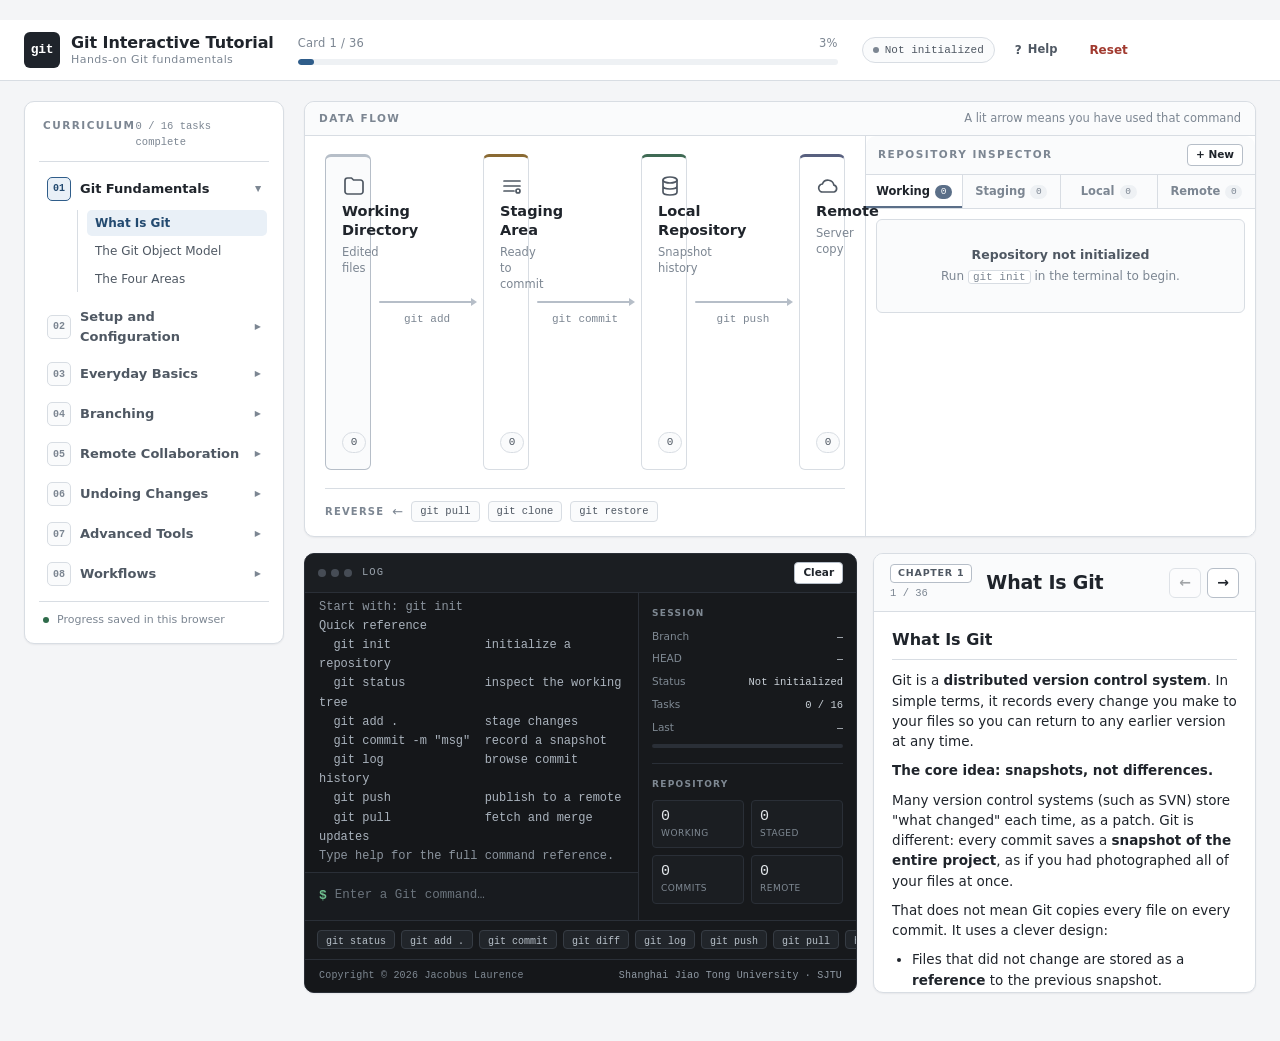
<file: index.html>
<!DOCTYPE html>
<html lang="en">
<head>
  <meta charset="UTF-8">
  <meta name="viewport" content="width=device-width, initial-scale=1.0">
  <meta name="color-scheme" content="light">
  <title>Git Interactive Tutorial</title>
  <link rel="stylesheet" href="css/style.css">
</head>
<body>
  <div class="page">
    <!-- ============ Top bar ============ -->
    <header class="topbar">
      <a class="brand" href="#" id="brand-home" aria-label="Go to the first card">
        <span class="brand-mark">git</span>
        <span class="brand-text">
          <strong>Git Interactive Tutorial</strong>
          <small>Hands-on Git fundamentals</small>
        </span>
      </a>

      <div class="progress-block">
        <div class="progress-meta">
          <span id="progress-label">Card 1 / 36</span>
          <span id="progress-percent">3%</span>
        </div>
        <div class="progress-track" aria-hidden="true">
          <div class="progress-fill" id="progress-fill"></div>
        </div>
      </div>

      <div class="top-actions">
        <span class="status-chip" id="status-chip">Not initialized</span>
        <button type="button" class="btn btn-ghost" id="btn-help" title="Help and command reference">
          <span aria-hidden="true">?</span><span class="btn-text">Help</span>
        </button>
        <button type="button" class="btn btn-ghost btn-danger" id="btn-reset" title="Clear all practice data">
          Reset
        </button>
      </div>
    </header>

    <!-- ============ Main ============ -->
    <div class="layout">
      <!-- Left: curriculum -->
      <aside class="sidebar" aria-label="Curriculum">
        <div class="sidebar-head">
          <span class="kicker">Curriculum</span>
          <span class="sidebar-count" id="sidebar-count">0 / 16</span>
        </div>
        <nav class="chapter-nav" id="chapter-nav"></nav>
        <div class="sidebar-foot">
          <span class="dot" aria-hidden="true"></span>
          <span>Progress saved in this browser</span>
        </div>
      </aside>

      <!-- Right: workspace -->
      <main class="workspace">
        <!-- Enlarged data flow with the embedded repository inspector -->
        <section class="card flow-card" aria-label="Git data flow and repository inspector">
          <div class="panel-head">
            <span class="kicker">Data flow</span>
            <span class="panel-hint">A lit arrow means you have used that command</span>
          </div>

          <div class="flow-layout">
            <div class="flow-main">
              <div class="flow" id="flow">
                <div class="flow-node node-working" data-zone="working">
                  <span class="node-icon" aria-hidden="true">
                    <svg viewBox="0 0 24 24"><path d="M3 6.5A2.5 2.5 0 0 1 5.5 4h4l2 2h7A2.5 2.5 0 0 1 21 8.5v9A2.5 2.5 0 0 1 18.5 20h-13A2.5 2.5 0 0 1 3 17.5z"/></svg>
                  </span>
                  <span class="node-name">Working Directory</span>
                  <span class="node-desc">Edited files</span>
                  <span class="node-count" id="count-working">0</span>
                </div>

                <div class="flow-link" data-arrow="add">
                  <span class="flow-line" aria-hidden="true"></span>
                  <span class="flow-label">git add</span>
                </div>

                <div class="flow-node node-staging" data-zone="staging">
                  <span class="node-icon" aria-hidden="true">
                    <svg viewBox="0 0 24 24"><path d="M4 7h16M4 12h16M4 17h10"/><circle cx="18" cy="17" r="2"/></svg>
                  </span>
                  <span class="node-name">Staging Area</span>
                  <span class="node-desc">Ready to commit</span>
                  <span class="node-count" id="count-staging">0</span>
                </div>

                <div class="flow-link" data-arrow="commit">
                  <span class="flow-line" aria-hidden="true"></span>
                  <span class="flow-label">git commit</span>
                </div>

                <div class="flow-node node-local" data-zone="local">
                  <span class="node-icon" aria-hidden="true">
                    <svg viewBox="0 0 24 24"><ellipse cx="12" cy="6" rx="7" ry="3"/><path d="M5 6v6c0 1.7 3.1 3 7 3s7-1.3 7-3V6M5 12v6c0 1.7 3.1 3 7 3s7-1.3 7-3v-6"/></svg>
                  </span>
                  <span class="node-name">Local Repository</span>
                  <span class="node-desc">Snapshot history</span>
                  <span class="node-count" id="count-local">0</span>
                </div>

                <div class="flow-link" data-arrow="push">
                  <span class="flow-line" aria-hidden="true"></span>
                  <span class="flow-label">git push</span>
                </div>

                <div class="flow-node node-remote" data-zone="remote">
                  <span class="node-icon" aria-hidden="true">
                    <svg viewBox="0 0 24 24"><path d="M7 18a4 4 0 0 1-.6-8 6 6 0 0 1 11.5 1.2A3.5 3.5 0 0 1 18 18z"/></svg>
                  </span>
                  <span class="node-name">Remote</span>
                  <span class="node-desc">Server copy</span>
                  <span class="node-count" id="count-remote">0</span>
                </div>
              </div>

              <div class="flow-return">
                <span class="return-note">Reverse</span>
                <span class="return-arrow" aria-hidden="true">←</span>
                <span class="return-chip" data-arrow="pull">git pull</span>
                <span class="return-chip" data-arrow="clone">git clone</span>
                <span class="return-chip" data-arrow="restore">git restore</span>
              </div>
            </div>

            <section class="inspector-card" aria-label="Repository inspector">
              <div class="inspector-head">
                <span class="kicker">Repository inspector</span>
                <button type="button" class="btn btn-mini" id="btn-new-file" title="Create a file in the working directory">
                  + New
                </button>
              </div>
              <div class="inspector-tabs" id="inspector-tabs" role="tablist">
                <button type="button" class="tab tab-working is-active" data-tab="working" role="tab">Working<span class="tab-count" id="tab-count-working">0</span></button>
                <button type="button" class="tab tab-staging" data-tab="staging" role="tab">Staging<span class="tab-count" id="tab-count-staging">0</span></button>
                <button type="button" class="tab tab-local" data-tab="local" role="tab">Local<span class="tab-count" id="tab-count-local">0</span></button>
                <button type="button" class="tab tab-remote" data-tab="remote" role="tab">Remote<span class="tab-count" id="tab-count-remote">0</span></button>
              </div>
              <div class="inspector-selection" id="inspector-selection" hidden>
                <span class="inspector-selection-label">File</span>
                <span class="inspector-selection-name" id="inspector-selection-name"></span>
                <span class="inspector-selection-zone" id="inspector-selection-zone"></span>
              </div>
              <div class="inspector-body" id="inspector-body" role="tabpanel"></div>
            </section>
          </div>
        </section>

        <!-- Log and tutorial card -->
        <div class="bottom-grid">
          <section class="card terminal-card log-card" aria-label="Activity log and command console">
            <div class="terminal-head">
              <span class="terminal-dots" aria-hidden="true">
                <i></i><i></i><i></i>
              </span>
              <span class="terminal-title">Log</span>
              <button type="button" class="btn btn-mini" id="btn-clear">Clear</button>
            </div>
            <div class="log-body">
              <div class="terminal-body" id="terminal-body">
                <div class="terminal-output" id="terminal-output" aria-live="polite"></div>
                <form class="terminal-form" id="terminal-form" autocomplete="off">
                  <span class="terminal-prompt" aria-hidden="true">$</span>
                  <input id="terminal-input" class="terminal-input" type="text"
                         spellcheck="false" autocapitalize="off" autocorrect="off"
                         placeholder="Enter a Git command…" aria-label="Enter a Git command">
                </form>
              </div>
              <aside class="log-side" aria-label="Session summary">
                <div id="log-session"></div>
              </aside>
            </div>
            <div class="chips" id="chips" aria-label="Common commands">
              <button type="button" class="chip" data-cmd="git status">git status</button>
              <button type="button" class="chip" data-cmd="git add .">git add .</button>
              <button type="button" class="chip" data-cmd='git commit -m "Update"'>git commit</button>
              <button type="button" class="chip" data-cmd="git diff">git diff</button>
              <button type="button" class="chip" data-cmd="git log">git log</button>
              <button type="button" class="chip" data-cmd="git push origin main">git push</button>
              <button type="button" class="chip" data-cmd="git pull origin main">git pull</button>
              <button type="button" class="chip" data-cmd="help">help</button>
            </div>
            <div class="log-foot" id="log-foot">
              <span>Copyright © 2026 Jacobus Laurence</span>
              <span>Shanghai Jiao Tong University · SJTU</span>
            </div>
          </section>

          <section class="card coach-card" aria-label="Tutorial card">
            <div class="coach-head">
              <div class="coach-meta">
                <span class="chapter-chip" id="card-chapter">Chapter 1</span>
                <span class="coach-index" id="card-index">1 / 36</span>
              </div>
              <h2 id="card-title">Welcome</h2>
              <div class="coach-nav">
                <button type="button" class="btn btn-nav" id="card-prev" aria-label="Previous card">←</button>
                <button type="button" class="btn btn-nav" id="card-next" aria-label="Next card">→</button>
              </div>
            </div>
            <div class="coach-body" id="card-content" tabindex="0"></div>
            <div class="coach-task" id="card-task" hidden>
              <span class="task-label">Task</span>
              <span class="task-prompt" id="task-prompt"></span>
              <span class="task-state" id="task-state"></span>
            </div>
          </section>
        </div>
      </main>
    </div>
  </div>

  <!-- ============ Help ============ -->
  <dialog class="dialog dialog-wide" id="help-dialog" aria-labelledby="help-title">
    <div class="dialog-head">
      <h2 id="help-title">Help and commands</h2>
      <button type="button" class="dialog-close" data-close aria-label="Close">×</button>
    </div>
    <div class="dialog-body help-layout">
      <section>
        <h3>Keyboard shortcuts</h3>
        <ul class="key-list">
          <li><kbd>Enter</kbd><span>Run command</span></li>
          <li><kbd>Tab</kbd><span>Complete subcommands, flags, branches, and file names</span></li>
          <li><kbd>↑</kbd><kbd>↓</kbd><span>Command history</span></li>
          <li><kbd>[</kbd><kbd>]</kbd><span>Previous / next card</span></li>
          <li><kbd>Esc</kbd><span>Close the current dialog</span></li>
        </ul>
        <h3>Reading the interface</h3>
        <p class="help-p">The data flow above shows the four areas and the commands you have used recently. The inspector switches between the working directory, staging area, local repository, and remote. Double-click a file to view or edit it; right-click in the working directory to create or delete files.</p>
      </section>
      <section>
        <h3>Common commands</h3>
        <div class="help-cmds" id="help-commands"></div>
      </section>
    </div>
    <div class="dialog-foot">
      <button type="button" class="btn" data-close>Got it</button>
    </div>
  </dialog>

  <!-- ============ File view / edit ============ -->
  <dialog class="dialog dialog-wide" id="file-dialog" aria-labelledby="file-title">
    <div class="dialog-head">
      <h2 id="file-title">File</h2>
      <button type="button" class="dialog-close" data-close aria-label="Close">×</button>
    </div>
    <div class="dialog-body">
      <div class="diff-preview" id="file-diff"></div>
      <textarea class="file-editor" id="file-editor" spellcheck="false" aria-label="File contents"></textarea>
      <div class="file-note" id="file-note"></div>
    </div>
    <div class="dialog-foot">
      <button type="button" class="btn btn-ghost" data-close>Cancel</button>
      <button type="button" class="btn btn-primary" id="file-save">Save</button>
    </div>
  </dialog>

  <!-- ============ Commit details ============ -->
  <dialog class="dialog dialog-wide" id="details-dialog" aria-labelledby="details-title">
    <div class="dialog-head">
      <h2 id="details-title">Commit</h2>
      <button type="button" class="dialog-close" data-close aria-label="Close">×</button>
    </div>
    <div class="dialog-body">
      <pre class="details-pre" id="details-content"></pre>
    </div>
    <div class="dialog-foot">
      <button type="button" class="btn" data-close>Close</button>
    </div>
  </dialog>

  <!-- ============ New file prompt ============ -->
  <dialog class="dialog dialog-small" id="prompt-dialog" aria-labelledby="prompt-title">
    <div class="dialog-head">
      <h2 id="prompt-title">New file</h2>
      <button type="button" class="dialog-close" data-close aria-label="Close">×</button>
    </div>
    <div class="dialog-body">
      <label class="prompt-label" for="prompt-input">File name</label>
      <input class="prompt-input" id="prompt-input" type="text" placeholder="e.g. readme.md"
             spellcheck="false" autocomplete="off">
    </div>
    <div class="dialog-foot">
      <button type="button" class="btn btn-ghost" data-close>Cancel</button>
      <button type="button" class="btn btn-primary" id="prompt-ok">Create</button>
    </div>
  </dialog>

  <!-- ============ Context menu / toast ============ -->
  <div class="ctx-menu" id="ctx-menu" hidden>
    <button type="button" data-action="create">New file</button>
    <button type="button" data-action="delete">Delete file</button>
  </div>
  <div class="toast-stack" id="toast-stack" aria-live="polite"></div>

  <!-- Scripts: core (simulator, commands, parser, tutorial data) + interface -->
  <script src="js/state.js"></script>
  <script src="js/parser.js"></script>
  <script src="js/commands.js"></script>
  <script src="js/tutorials.js"></script>
  <script src="js/app.js"></script>
</body>
</html>
</file>
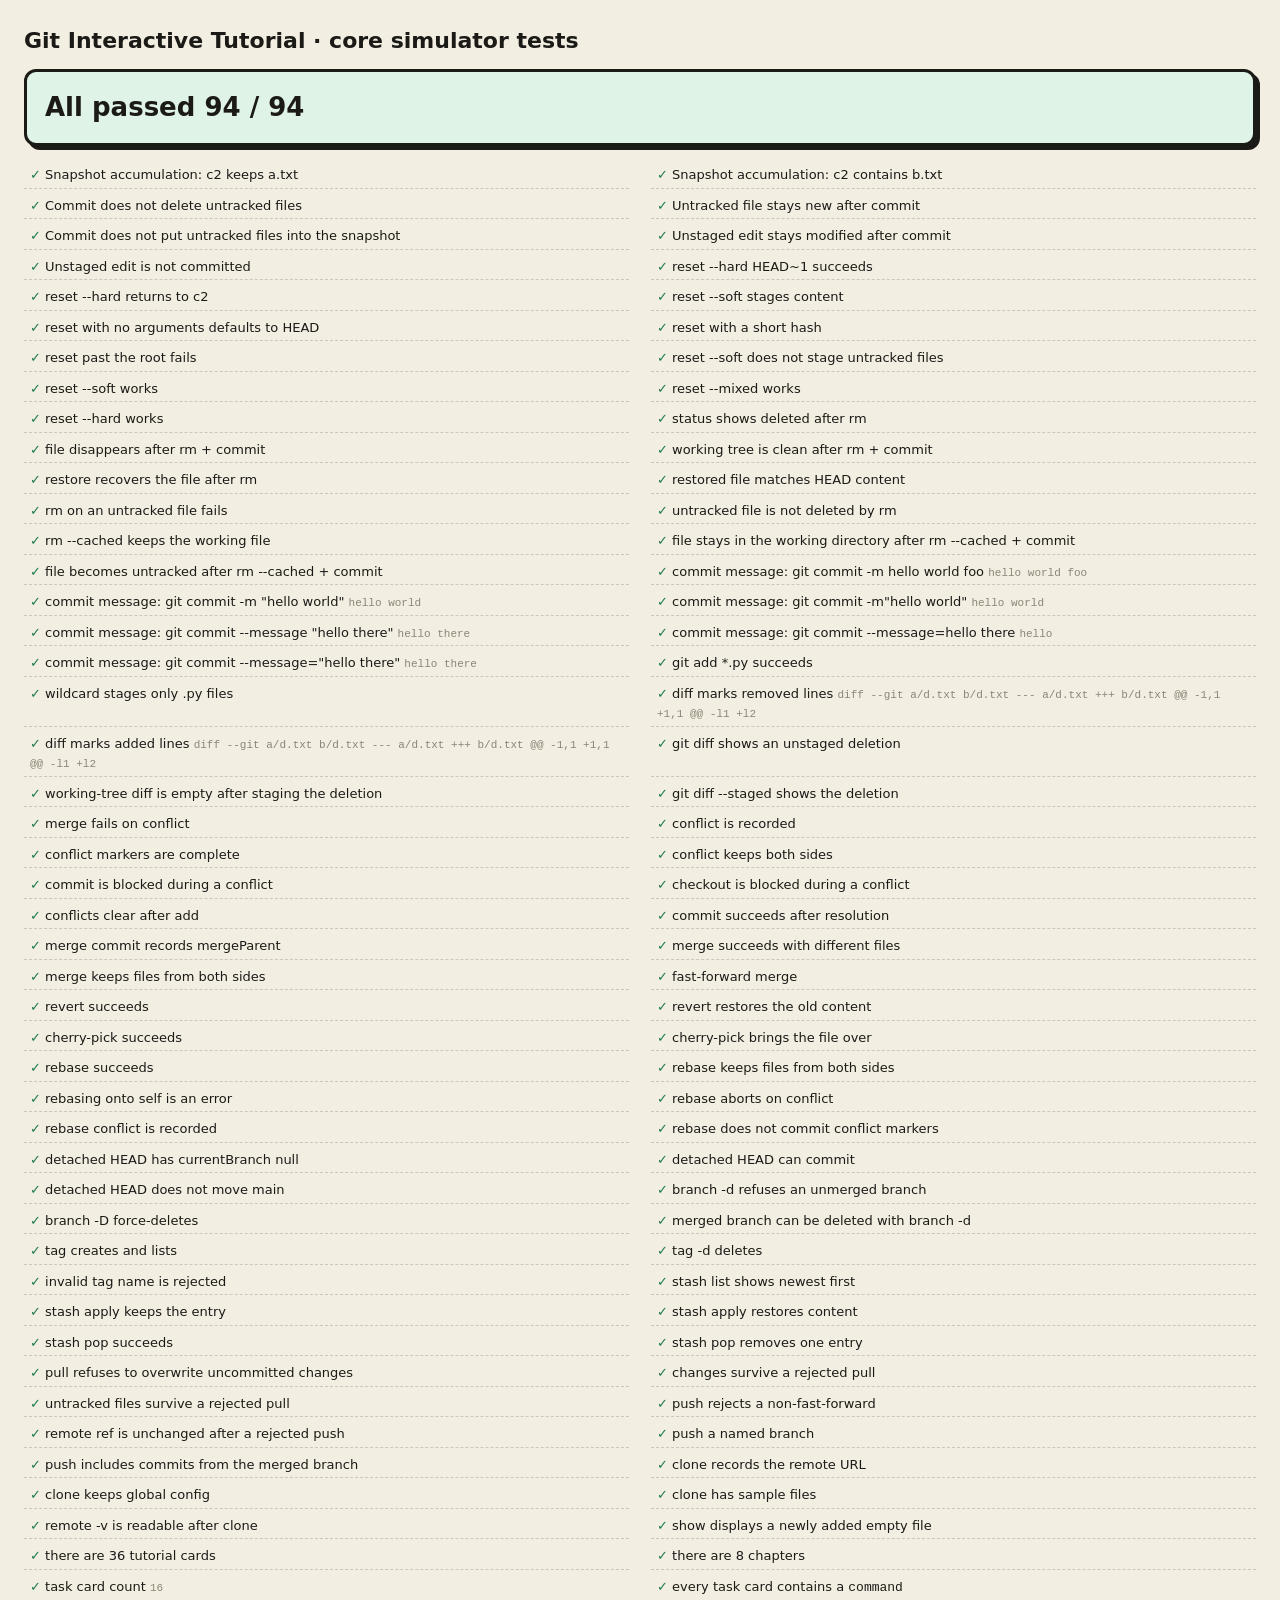
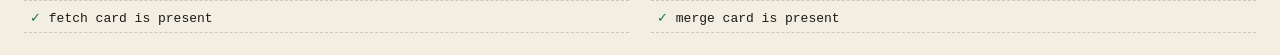
<file: tests/core-tests.html>
<!DOCTYPE html>
<html lang="en">
<head>
<meta charset="UTF-8">
<title>Core tests</title>
<style>
  body { margin: 0; padding: 24px; font: 13px/1.5 "Segoe UI", system-ui, sans-serif;
         background: #f3eee2; color: #1b1a17; }
  h1 { margin: 0 0 12px; font-size: 22px; }
  #summary { position: sticky; top: 0; z-index: 2; padding: 16px 18px; margin-bottom: 16px;
             border: 3px solid #1b1a17; border-radius: 12px; background: #fffaf0;
             box-shadow: 4px 4px 0 #1b1a17; font-size: 26px; font-weight: 800; }
  #summary.pass { background: #dff3e6; }
  #summary.fail { background: #fbd9cf; }
  #list { display: grid; grid-template-columns: 1fr 1fr; gap: 4px 22px; }
  .t { padding: 3px 6px; border-bottom: 1px dashed rgba(27,26,23,.18); }
  .ok { color: #1f7a4d; }
  .bad { color: #b3261e; font-weight: 700; }
  .detail { color: #8c8577; font-family: monospace; font-size: 11px; }
</style>
</head>
<body>
<h1>Git Interactive Tutorial · core simulator tests</h1>
<div id="summary">Running…</div>
<div id="list"></div>

<script src="../js/state.js"></script>
<script src="../js/parser.js"></script>
<script src="../js/commands.js"></script>
<script src="../js/tutorials.js"></script>
<script>
(function () {
  var GT = window.GitTutorial;
  var results = [];
  function check(name, cond, detail) {
    results.push({ name: name, ok: !!cond, detail: detail || '' });
  }
  function mk() { var s = new GT.GitState(); return { s: s, p: new GT.Parser(s, GT.commands) }; }
  function run(p, c) { return p.parse(c); }
  function out(p, c) { var r = run(p, c); return r ? String(r.output) : ''; }
  function keys(o) { return Object.keys(o || {}); }

  // 1. Snapshot accumulation / untracked files
  (function () {
    var t = mk();
    run(t.p, 'git init'); run(t.p, 'touch a.txt'); run(t.p, 'git add a.txt'); run(t.p, 'git commit -m c1');
    run(t.p, 'touch b.txt'); run(t.p, 'git add b.txt'); run(t.p, 'git commit -m c2');
    check('Snapshot accumulation: c2 keeps a.txt', 'a.txt' in t.s.commits[1].files);
    check('Snapshot accumulation: c2 contains b.txt', 'b.txt' in t.s.commits[1].files);

    var u = mk();
    run(u.p, 'git init'); run(u.p, 'touch a.txt'); run(u.p, 'git add a.txt'); run(u.p, 'git commit -m c1');
    run(u.p, 'touch b.txt'); run(u.p, 'echo "v2" > a.txt'); run(u.p, 'git add a.txt'); run(u.p, 'git commit -m c2');
    check('Commit does not delete untracked files', 'b.txt' in u.s.workingDir);
    check('Untracked file stays new after commit', u.s.workingDir['b.txt'].status === 'new');
    check('Commit does not put untracked files into the snapshot', !('b.txt' in u.s.commits[1].files));

    var v = mk();
    run(v.p, 'git init'); run(v.p, 'echo "v1" > a.txt'); run(v.p, 'git add .'); run(v.p, 'git commit -m c1');
    run(v.p, 'echo "v2" > a.txt'); run(v.p, 'touch b.txt'); run(v.p, 'git add b.txt'); run(v.p, 'git commit -m c2');
    check('Unstaged edit stays modified after commit', v.s.workingDir['a.txt'].status === 'modified');
    check('Unstaged edit is not committed', v.s.commits[1].files['a.txt'].content === 'v1');
  })();

  // 2. reset revision parsing / modes
  (function () {
    var t = mk();
    run(t.p, 'git init');
    for (var i = 1; i <= 3; i++) { run(t.p, 'touch f' + i); run(t.p, 'git add .'); run(t.p, 'git commit -m c' + i); }
    check('reset --hard HEAD~1 succeeds', run(t.p, 'git reset --hard HEAD~1').success);
    check('reset --hard returns to c2', t.s._getCommit(t.s.HEAD).message === 'c2');
    check('reset --soft stages content', run(t.p, 'git reset --soft HEAD~1').success && keys(t.s.staging).length > 0);
    check('reset with no arguments defaults to HEAD', run(t.p, 'git reset').success);
    check('reset with a short hash', run(t.p, 'git reset --hard ' + t.s.commits[0].hash.substring(0, 5)).success);
    check('reset past the root fails', !run(t.p, 'git reset --hard HEAD~99').success);

    var u = mk();
    run(u.p, 'git init'); run(u.p, 'touch a'); run(u.p, 'git add .'); run(u.p, 'git commit -m c1');
    run(u.p, 'touch untracked.txt'); run(u.p, 'git reset --soft HEAD~1');
    check('reset --soft does not stage untracked files', !('untracked.txt' in u.s.staging));

    ['--soft', '--mixed', '--hard'].forEach(function (mode) {
      var z = mk();
      run(z.p, 'git init');
      for (var i = 1; i <= 3; i++) { run(z.p, 'touch f' + i); run(z.p, 'git add .'); run(z.p, 'git commit -m c' + i); }
      check('reset ' + mode + ' works', run(z.p, 'git reset ' + mode + ' HEAD~1').success);
    });
  })();

  // 3. rm / restore / rm --cached
  (function () {
    var t = mk();
    run(t.p, 'git init'); run(t.p, 'touch z.txt'); run(t.p, 'git add .'); run(t.p, 'git commit -m c1');
    run(t.p, 'git rm z.txt');
    check('status shows deleted after rm', /deleted:\s+z\.txt/.test(out(t.p, 'git status')));
    run(t.p, 'git commit -m del');
    check('file disappears after rm + commit', !('z.txt' in t.s.workingDir));
    check('working tree is clean after rm + commit', /nothing to commit/.test(out(t.p, 'git status')));

    var u = mk();
    run(u.p, 'git init'); run(u.p, 'touch keep.txt'); run(u.p, 'git add .'); run(u.p, 'git commit -m c1');
    run(u.p, 'git rm keep.txt'); run(u.p, 'git restore keep.txt');
    check('restore recovers the file after rm', 'keep.txt' in u.s.workingDir);
    check('restored file matches HEAD content', u.s.workingDir['keep.txt'].status === 'committed');

    var v = mk();
    run(v.p, 'git init'); run(v.p, 'touch untracked.txt');
    check('rm on an untracked file fails', !run(v.p, 'git rm untracked.txt').success);
    check('untracked file is not deleted by rm', 'untracked.txt' in v.s.workingDir);

    var w = mk();
    run(w.p, 'git init'); run(w.p, 'echo "secret" > .env'); run(w.p, 'git add .'); run(w.p, 'git commit -m c1');
    run(w.p, 'git rm --cached .env');
    check('rm --cached keeps the working file', ' .env'.trim() in w.s.workingDir);
    run(w.p, 'git commit -m untrack');
    check('file stays in the working directory after rm --cached + commit', '.env' in w.s.workingDir);
    check('file becomes untracked after rm --cached + commit', w.s.workingDir['.env'].status === 'new');
  })();

  // 4. Commit message parsing
  (function () {
    var cases = [
      ['git commit -m hello world foo', 'hello world foo'],
      ['git commit -m "hello world"', 'hello world'],
      ['git commit -m"hello world"', 'hello world'],
      ['git commit --message "hello there"', 'hello there'],
      ['git commit --message=hello there', 'hello'],
      ['git commit --message="hello there"', 'hello there']
    ];
    cases.forEach(function (c) {
      var t = mk();
      run(t.p, 'git init'); run(t.p, 'touch q.txt'); run(t.p, 'git add .');
      var r = run(t.p, c[0]);
      check('commit message: ' + c[0], r.success && t.s.commits[0] && t.s.commits[0].message === c[1],
        t.s.commits[0] ? t.s.commits[0].message : 'no commit');
    });
  })();

  // 5. add / glob / diff
  (function () {
    var t = mk();
    run(t.p, 'git init'); run(t.p, 'touch a.py'); run(t.p, 'touch b.py'); run(t.p, 'touch c.txt');
    check('git add *.py succeeds', run(t.p, 'git add *.py').success);
    check('wildcard stages only .py files', 'a.py' in t.s.staging && 'b.py' in t.s.staging && !('c.txt' in t.s.staging));

    var u = mk();
    run(u.p, 'git init'); run(u.p, 'echo "l1" > d.txt'); run(u.p, 'git add .'); run(u.p, 'git commit -m c1');
    run(u.p, 'echo "l2" > d.txt');
    var d = out(u.p, 'git diff');
    check('diff marks removed lines', /^-l1$/m.test(d), d);
    check('diff marks added lines', /^\+l2$/m.test(d), d);

    var v = mk();
    run(v.p, 'git init'); run(v.p, 'echo "v1" > f.txt'); run(v.p, 'git add .'); run(v.p, 'git commit -m c1');
    v.s.deleteFile('f.txt');
    check('git diff shows an unstaged deletion', /-v1/.test(out(v.p, 'git diff')));
    run(v.p, 'git add .');
    check('working-tree diff is empty after staging the deletion', out(v.p, 'git diff').trim() === '');
    check('git diff --staged shows the deletion', /-v1/.test(out(v.p, 'git diff --staged')));
  })();

  // 6. merge conflicts / auto-merge / fast-forward
  (function () {
    function conflictState() {
      var t = mk();
      run(t.p, 'git init');
      run(t.p, 'echo "line1" > c.txt'); run(t.p, 'git add .'); run(t.p, 'git commit -m base');
      run(t.p, 'git checkout -b feat');
      run(t.p, 'echo "FEAT" > c.txt'); run(t.p, 'git add .'); run(t.p, 'git commit -m featc');
      run(t.p, 'git checkout main');
      run(t.p, 'echo "MAIN" > c.txt'); run(t.p, 'git add .'); run(t.p, 'git commit -m mainc');
      return t;
    }
    var t = conflictState();
    var r = run(t.p, 'git merge feat');
    check('merge fails on conflict', !r.success);
    check('conflict is recorded', t.s.mergeConflict && t.s.mergeConflict.length === 1);
    var content = t.s.workingDir['c.txt'].content;
    check('conflict markers are complete', /<<<<<<< HEAD/.test(content) && /=======/.test(content) && />>>>>>> feat/.test(content));
    check('conflict keeps both sides', content.indexOf('MAIN') !== -1 && content.indexOf('FEAT') !== -1);
    check('commit is blocked during a conflict', !run(t.p, 'git commit -m x').success);
    check('checkout is blocked during a conflict', !run(t.p, 'git checkout feat').success);
    run(t.p, 'echo "RESOLVED" > c.txt'); run(t.p, 'git add c.txt');
    check('conflicts clear after add', t.s.mergeConflict.length === 0);
    var cr = run(t.p, 'git commit -m resolve');
    check('commit succeeds after resolution', cr.success);
    check('merge commit records mergeParent', !!t.s.commits[t.s.commits.length - 1].mergeParent);

    var u = mk();
    run(u.p, 'git init'); run(u.p, 'echo "base" > shared.txt'); run(u.p, 'git add .'); run(u.p, 'git commit -m base');
    run(u.p, 'git checkout -b feat'); run(u.p, 'touch featonly.txt'); run(u.p, 'git add .'); run(u.p, 'git commit -m f');
    run(u.p, 'git checkout main'); run(u.p, 'touch mainonly.txt'); run(u.p, 'git add .'); run(u.p, 'git commit -m m');
    check('merge succeeds with different files', run(u.p, 'git merge feat').success);
    check('merge keeps files from both sides', 'featonly.txt' in u.s.workingDir && 'mainonly.txt' in u.s.workingDir);

    var v = mk();
    run(v.p, 'git init'); run(v.p, 'touch a.txt'); run(v.p, 'git add .'); run(v.p, 'git commit -m c1');
    run(v.p, 'git checkout -b feat'); run(v.p, 'touch b.txt'); run(v.p, 'git add .'); run(v.p, 'git commit -m c2');
    run(v.p, 'git checkout main');
    var fr = run(v.p, 'git merge feat');
    check('fast-forward merge', fr.success && /Fast-forward/.test(fr.output));
  })();

  // 7. revert / cherry-pick / rebase
  (function () {
    var t = mk();
    run(t.p, 'git init'); run(t.p, 'echo "v1" > f.txt'); run(t.p, 'git add .'); run(t.p, 'git commit -m c1');
    run(t.p, 'echo "v2" > f.txt'); run(t.p, 'git add .'); run(t.p, 'git commit -m c2');
    check('revert succeeds', run(t.p, 'git revert ' + t.s.HEAD).success);
    check('revert restores the old content', t.s.workingDir['f.txt'].content === 'v1');

    var u = mk();
    run(u.p, 'git init'); run(u.p, 'touch base.txt'); run(u.p, 'git add .'); run(u.p, 'git commit -m base');
    run(u.p, 'git checkout -b feat'); run(u.p, 'echo "feat" > feat.txt'); run(u.p, 'git add .'); run(u.p, 'git commit -m featc');
    var fh = u.s.HEAD;
    run(u.p, 'git checkout main'); run(u.p, 'touch main.txt'); run(u.p, 'git add .'); run(u.p, 'git commit -m mainc');
    check('cherry-pick succeeds', run(u.p, 'git cherry-pick ' + fh).success);
    check('cherry-pick brings the file over', 'feat.txt' in u.s.workingDir);

    var v = mk();
    run(v.p, 'git init'); run(v.p, 'touch base.txt'); run(v.p, 'git add .'); run(v.p, 'git commit -m base');
    run(v.p, 'git checkout -b topic'); run(v.p, 'touch topiconly.txt'); run(v.p, 'git add .'); run(v.p, 'git commit -m topic');
    run(v.p, 'git checkout main'); run(v.p, 'touch mainonly.txt'); run(v.p, 'git add .'); run(v.p, 'git commit -m main');
    check('rebase succeeds', run(v.p, 'git rebase topic').success);
    check('rebase keeps files from both sides', 'topiconly.txt' in v.s.workingDir && 'mainonly.txt' in v.s.workingDir);
    check('rebasing onto self is an error', !run(v.p, 'git rebase main').success);

    var w = mk();
    run(w.p, 'git init'); w.s.createFile('f.txt', 'l1\nl2\nl3'); run(w.p, 'git add .'); run(w.p, 'git commit -m base');
    run(w.p, 'git checkout -b feature'); w.s.modifyFile('f.txt', 'l1\nFEATURE\nl3');
    run(w.p, 'git add .'); run(w.p, 'git commit -m feat');
    run(w.p, 'git checkout main'); w.s.modifyFile('f.txt', 'l1\nMAIN\nl3');
    run(w.p, 'git add .'); run(w.p, 'git commit -m mainc'); run(w.p, 'git checkout feature');
    var rr = run(w.p, 'git rebase main');
    check('rebase aborts on conflict', !rr.success);
    check('rebase conflict is recorded', w.s.mergeConflict && w.s.mergeConflict.length > 0);
    check('rebase does not commit conflict markers',
      (w.s._getCommit(w.s.HEAD).files['f.txt'].content || '').indexOf('<<<<<<<') === -1);
  })();

  // 8. Branches / detached HEAD
  (function () {
    var t = mk();
    run(t.p, 'git init'); run(t.p, 'touch x.txt'); run(t.p, 'git add .'); run(t.p, 'git commit -m c1');
    var h1 = t.s.HEAD;
    run(t.p, 'touch y.txt'); run(t.p, 'git add .'); run(t.p, 'git commit -m c2');
    run(t.p, 'git checkout ' + h1);
    check('detached HEAD has currentBranch null', t.s.currentBranch === null);
    run(t.p, 'echo "det" > x.txt'); run(t.p, 'git add .');
    check('detached HEAD can commit', run(t.p, 'git commit -m detached').success);
    check('detached HEAD does not move main', t.s.branches.main !== t.s.HEAD);

    var u = mk();
    run(u.p, 'git init'); run(u.p, 'touch a.txt'); run(u.p, 'git add .'); run(u.p, 'git commit -m c1');
    run(u.p, 'git checkout -b feat'); run(u.p, 'touch b.txt'); run(u.p, 'git add .'); run(u.p, 'git commit -m c2');
    run(u.p, 'git checkout main');
    check('branch -d refuses an unmerged branch', !run(u.p, 'git branch -d feat').success);
    check('branch -D force-deletes', run(u.p, 'git branch -D feat').success);

    var v = mk();
    run(v.p, 'git init'); run(v.p, 'touch base.txt'); run(v.p, 'git add .'); run(v.p, 'git commit -m c1');
    run(v.p, 'git checkout -b dev'); run(v.p, 'touch dev.txt'); run(v.p, 'git add .'); run(v.p, 'git commit -m c2');
    run(v.p, 'git checkout main'); run(v.p, 'touch main.txt'); run(v.p, 'git add .'); run(v.p, 'git commit -m c3');
    run(v.p, 'git merge dev');
    check('merged branch can be deleted with branch -d', run(v.p, 'git branch -d dev').success);
  })();

  // 9. tag / stash
  (function () {
    var t = mk();
    run(t.p, 'git init'); run(t.p, 'touch x'); run(t.p, 'git add .'); run(t.p, 'git commit -m c1');
    run(t.p, 'git tag v1');
    check('tag creates and lists', out(t.p, 'git tag').indexOf('v1') !== -1);
    check('tag -d deletes', run(t.p, 'git tag -d v1').success && !('v1' in t.s.tags));
    check('invalid tag name is rejected', !run(t.p, 'git tag "bad name"').success);

    var u = mk();
    run(u.p, 'git init'); run(u.p, 'touch x'); run(u.p, 'git add .'); run(u.p, 'git commit -m c1');
    run(u.p, 'echo "1" > x'); run(u.p, 'git stash save one');
    run(u.p, 'echo "2" > x'); run(u.p, 'git stash save two');
    check('stash list shows newest first', /stash@\{0\}: two/.test(out(u.p, 'git stash list').split('\n')[0]));
    check('stash apply keeps the entry', run(u.p, 'git stash apply').success && u.s.stash.length === 2);
    check('stash apply restores content', u.s.workingDir['x'].content === '2');
    check('stash pop succeeds', run(u.p, 'git stash pop').success);
    check('stash pop removes one entry', u.s.stash.length === 1);
  })();

  // 10. pull / push
  (function () {
    var t = mk();
    run(t.p, 'git init'); run(t.p, 'echo "v1" > a.txt'); run(t.p, 'git add .'); run(t.p, 'git commit -m c1');
    run(t.p, 'git push origin main');
    run(t.p, 'echo "remote" > a.txt'); run(t.p, 'git add .'); run(t.p, 'git commit -m c2');
    run(t.p, 'git push origin main'); run(t.p, 'git reset --hard HEAD~1');
    t.s.createFile('untracked.txt', 'keep'); t.s.modifyFile('a.txt', 'LOCAL DIRTY');
    var r = run(t.p, 'git pull origin main');
    check('pull refuses to overwrite uncommitted changes', !r.success);
    check('changes survive a rejected pull', t.s.workingDir['a.txt'].content === 'LOCAL DIRTY');
    check('untracked files survive a rejected pull', 'untracked.txt' in t.s.workingDir);

    var u = mk();
    run(u.p, 'git init'); run(u.p, 'echo "x" > f.txt'); run(u.p, 'git add .'); run(u.p, 'git commit -m c1');
    run(u.p, 'git push origin main'); run(u.p, 'echo "y" > f.txt'); run(u.p, 'git add .'); run(u.p, 'git commit -m c2');
    run(u.p, 'git push origin main');
    var tip = u.s.remote.branches.main;
    run(u.p, 'git reset --hard HEAD~1'); run(u.p, 'echo "z" > f.txt'); run(u.p, 'git add .'); run(u.p, 'git commit -m diverged');
    check('push rejects a non-fast-forward', !run(u.p, 'git push origin main').success);
    check('remote ref is unchanged after a rejected push', u.s.remote.branches.main === tip);

    var v = mk();
    run(v.p, 'git init'); run(v.p, 'touch a'); run(v.p, 'git add .'); run(v.p, 'git commit -m c1');
    run(v.p, 'git branch feature'); run(v.p, 'git checkout feature'); run(v.p, 'touch b'); run(v.p, 'git add .'); run(v.p, 'git commit -m c2');
    var fh = v.s.HEAD; run(v.p, 'git checkout main'); run(v.p, 'git push origin feature');
    check('push a named branch', v.s.remote.branches.feature === fh);

    var w = mk();
    run(w.p, 'git init'); run(w.p, 'touch base.txt'); run(w.p, 'git add .'); run(w.p, 'git commit -m c1');
    run(w.p, 'git checkout -b feat'); run(w.p, 'touch feat.txt'); run(w.p, 'git add .'); run(w.p, 'git commit -m c2');
    run(w.p, 'git checkout main'); run(w.p, 'touch main.txt'); run(w.p, 'git add .'); run(w.p, 'git commit -m c3');
    run(w.p, 'git merge feat'); run(w.p, 'git push origin main');
    var remoteHashes = {};
    w.s.remote.commits.forEach(function (c) { remoteHashes[c.hash] = true; });
    var allPushed = w.s.commits.every(function (c) { return remoteHashes[c.hash]; });
    check('push includes commits from the merged branch', allPushed);
  })();

  // 11. clone
  (function () {
    var t = mk();
    run(t.p, 'git init'); run(t.p, 'git config --global user.name "someone"');
    run(t.p, 'git clone git@github.com:user/repo.git');
    check('clone records the remote URL', t.s.remote.url === 'git@github.com:user/repo.git');
    check('clone keeps global config', t.s.config.global['user.name'] === 'someone');
    check('clone has sample files', 'README.md' in t.s.workingDir);
    check('remote -v is readable after clone', /origin/.test(out(t.p, 'git remote -v')));
  })();

  // 12. Empty-file semantics / tutorial data
  (function () {
    var t = mk();
    run(t.p, 'git init'); t.s.createFile('e.txt', '');
    run(t.p, 'git add .'); run(t.p, 'git commit -m c1');
    check('show displays a newly added empty file', out(t.p, 'git show HEAD').indexOf('diff --git') !== -1);

    check('there are 36 tutorial cards', GT.tutorials.length === 36);
    check('there are 8 chapters', GT.chapters.length === 8);
    var taskCount = GT.tutorials.filter(function (c) { return !!c.task; }).length;
    check('task card count', taskCount === 16, String(taskCount));
    var bad = [];
    GT.tutorials.forEach(function (c) {
      var m = c.task && c.task.prompt && c.task.prompt.match(/<code>[^<]+<\/code>/g);
      if (c.task && (!m || !m.length)) bad.push(c.id);
    });
    check('every task card contains a <code> command', bad.length === 0, bad.join(','));
    check('fetch card is present', GT.tutorials.some(function (c) { return c.id === 'ch5-fetch'; }));
    check('merge card is present', GT.tutorials.some(function (c) { return c.id === 'ch4-merge'; }));
  })();

  // Summary rendering
  var pass = results.filter(function (r) { return r.ok; }).length;
  var fail = results.length - pass;
  var failures = results.filter(function (r) { return !r.ok; });
  var summary = document.getElementById('summary');
  summary.textContent = (fail === 0 ? 'All passed  ' : 'Failures  ') + pass + ' / ' + results.length +
    (fail ? '  —  ' + failures.map(function (r) { return r.name; }).join('; ') : '');
  summary.className = fail === 0 ? 'pass' : 'fail';
  document.title = (fail === 0 ? 'PASS ' : 'FAIL ') + pass + '/' + results.length;
  var list = document.getElementById('list');
  var sorted = results.slice().sort(function (a, b) {
    if (a.ok === b.ok) return 0;
    return a.ok ? 1 : -1;
  });
  list.innerHTML = sorted.map(function (r) {
    return '<div class="t"><span class="' + (r.ok ? 'ok' : 'bad') + '">' +
      (r.ok ? '✓' : '✗') + '</span> ' + r.name +
      (r.detail ? ' <span class="detail">' + String(r.detail).slice(0, 120) + '</span>' : '') +
      '</div>';
  }).join('');
})();
</script>
</body>
</html>
</file>
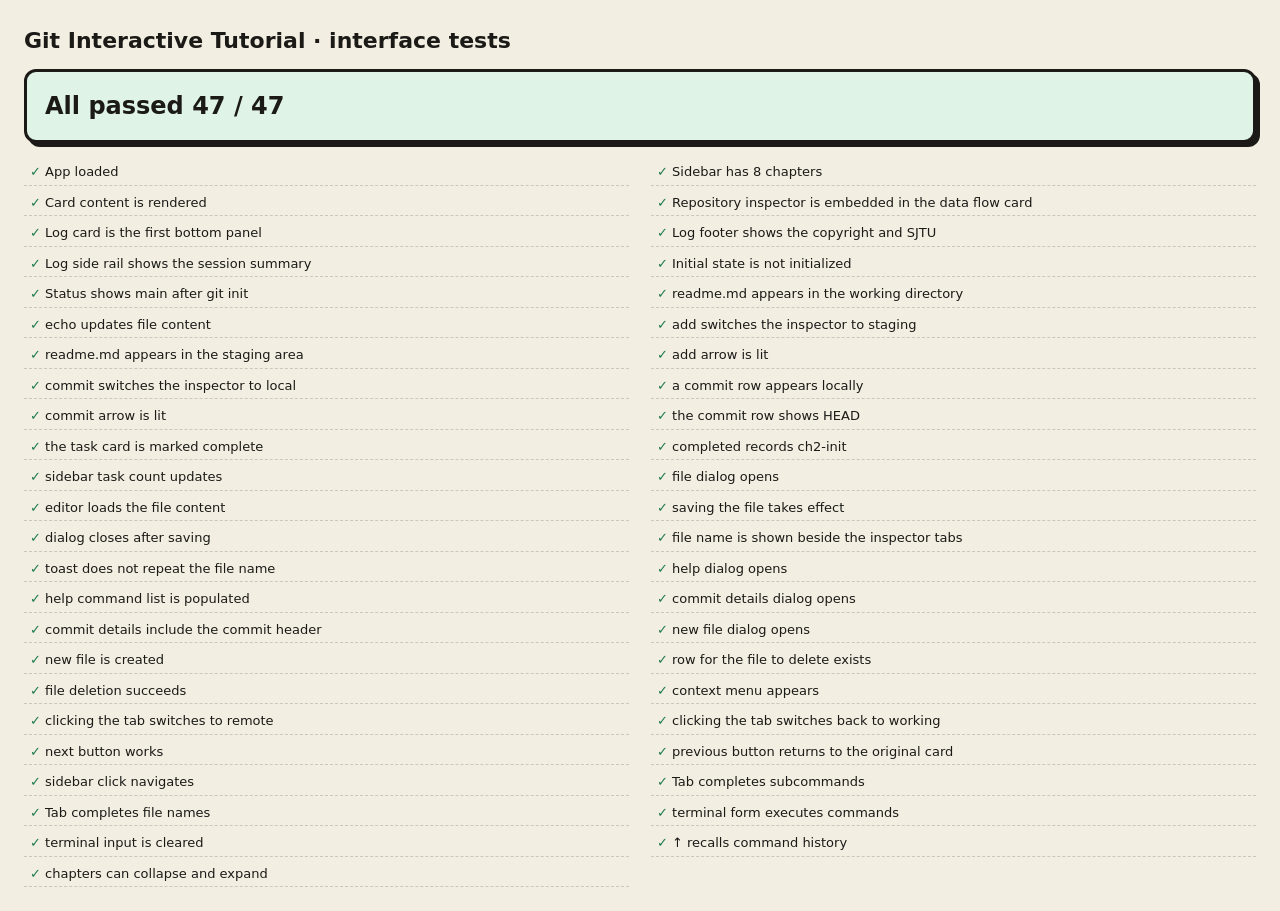
<file: tests/ui-tests.html>
<!DOCTYPE html>
<html lang="en">
<head>
<meta charset="UTF-8">
<title>UI tests</title>
<style>
  body { margin: 0; padding: 24px; font: 13px/1.5 "Segoe UI", system-ui, sans-serif;
         background: #f3eee2; color: #1b1a17; }
  h1 { margin: 0 0 12px; font-size: 22px; }
  #summary { position: sticky; top: 0; z-index: 2; padding: 16px 18px; margin-bottom: 16px;
             border: 3px solid #1b1a17; border-radius: 12px; background: #fffaf0;
             box-shadow: 4px 4px 0 #1b1a17; font-size: 24px; font-weight: 800; }
  #summary.pass { background: #dff3e6; }
  #summary.fail { background: #fbd9cf; }
  #list { display: grid; grid-template-columns: 1fr 1fr; gap: 4px 22px; }
  .t { padding: 3px 6px; border-bottom: 1px dashed rgba(27,26,23,.18); }
  .ok { color: #1f7a4d; }
  .bad { color: #b3261e; font-weight: 700; }
  .detail { color: #8c8577; font-family: monospace; font-size: 11px; }
  iframe { position: fixed; left: -10000px; top: 0; width: 1440px; height: 1100px; border: 0; }
</style>
</head>
<body>
<h1>Git Interactive Tutorial · interface tests</h1>
<div id="summary">Waiting for the app to load…</div>
<div id="list"></div>
<iframe id="app" src="../index.html?fresh=1" title="app under test"></iframe>
<script>
(function () {
  var results = [];
  var started = false;
  var frame = document.getElementById('app');
  function check(name, cond, detail) {
    results.push({ name: name, ok: !!cond, detail: detail || '' });
  }
  function finish() {
    var pass = results.filter(function (r) { return r.ok; }).length;
    var fail = results.length - pass;
    var failures = results.filter(function (r) { return !r.ok; });
    var summary = document.getElementById('summary');
    summary.textContent = (fail === 0 ? 'All passed  ' : 'Failures  ') + pass + ' / ' + results.length +
      (fail ? '  —  ' + failures.map(function (r) { return r.name; }).join('; ') : '');
    summary.className = fail === 0 ? 'pass' : 'fail';
    document.title = (fail === 0 ? 'PASS ' : 'FAIL ') + pass + '/' + results.length;
    var list = document.getElementById('list');
    var sorted = results.slice().sort(function (a, b) {
      if (a.ok === b.ok) return 0;
      return a.ok ? 1 : -1;
    });
    list.innerHTML = sorted.map(function (r) {
      return '<div class="t"><span class="' + (r.ok ? 'ok' : 'bad') + '">' +
        (r.ok ? '✓' : '✗') + '</span> ' + r.name +
        (r.detail ? ' <span class="detail">' + String(r.detail).slice(0, 120) + '</span>' : '') +
        '</div>';
    }).join('');
  }
  function run() {
    if (started) return;
    started = true;
    var win = frame.contentWindow;
    var doc = frame.contentDocument;
    var G = win.GitPlayground;
    if (!G) { check('App loaded (debug API present)', false); finish(); return; }

    check('App loaded', !!doc.getElementById('card-title'));
    check('Sidebar has 8 chapters', doc.querySelectorAll('.chapter-toggle').length === 8);
    check('Card content is rendered', doc.getElementById('card-content').innerHTML.length > 50);
    check('Repository inspector is embedded in the data flow card',
      !!doc.querySelector('.flow-card .inspector-card'));
    check('Log card is the first bottom panel',
      doc.querySelector('.bottom-grid').firstElementChild.classList.contains('log-card'));
    check('Log footer shows the copyright and SJTU',
      /Copyright © 2026 Jacobus Laurence/.test(doc.getElementById('log-foot').textContent) &&
      /SJTU/.test(doc.getElementById('log-foot').textContent));
    check('Log side rail shows the session summary',
      /Session/.test(doc.getElementById('log-session').textContent) &&
      /Branch/.test(doc.getElementById('log-session').textContent) &&
      /Repository/.test(doc.getElementById('log-session').textContent));
    check('Initial state is not initialized', doc.getElementById('status-chip').textContent.indexOf('Not initialized') !== -1);

    G.execute('git init');
    check('Status shows main after git init', /main/.test(doc.getElementById('status-chip').textContent));
    G.execute('touch readme.md');
    G.setTab('working');
    check('readme.md appears in the working directory', !!doc.querySelector('.file-row[data-file="readme.md"]'));
    G.execute('echo "hello world" > readme.md');
    check('echo updates file content', G.state.workingDir['readme.md'].content === 'hello world');

    G.execute('git add readme.md');
    check('add switches the inspector to staging',
      doc.querySelector('.tab[data-tab="staging"]').classList.contains('is-active'));
    check('readme.md appears in the staging area', !!doc.querySelector('.file-row[data-zone="staging"]'));
    check('add arrow is lit',
      doc.querySelector('.flow-link[data-arrow="add"]').classList.contains('is-active'));

    G.execute('git commit -m "Add readme"');
    check('commit switches the inspector to local',
      doc.querySelector('.tab[data-tab="local"]').classList.contains('is-active'));
    check('a commit row appears locally', doc.querySelectorAll('.commit-row').length === 1);
    check('commit arrow is lit',
      doc.querySelector('.flow-link[data-arrow="commit"]').classList.contains('is-active'));
    check('the commit row shows HEAD', /HEAD/.test(doc.getElementById('inspector-body').textContent));

    var initIdx = -1;
    G.cards.forEach(function (c, i) { if (c.id === 'ch2-init') initIdx = i; });
    G.showCard(initIdx);
    G.execute('git init');
    check('the task card is marked complete', doc.getElementById('card-task').classList.contains('is-done'));
    check('completed records ch2-init', G.getCompleted()['ch2-init'] === true);
    check('sidebar task count updates', /1 \/ 16/.test(doc.getElementById('sidebar-count').textContent));

    G.setTab('working');
    G.openFile('readme.md', 'working');
    var fileDialog = doc.getElementById('file-dialog');
    check('file dialog opens', fileDialog.open === true);
    check('editor loads the file content', doc.getElementById('file-editor').value === 'hello world');
    doc.getElementById('file-editor').value = 'edited in dialog';
    doc.getElementById('file-save').click();
    check('saving the file takes effect', G.state.workingDir['readme.md'].content === 'edited in dialog');
    check('dialog closes after saving', fileDialog.open === false);
    var selection = doc.getElementById('inspector-selection');
    check('file name is shown beside the inspector tabs',
      selection.hidden === false &&
      doc.getElementById('inspector-selection-name').textContent === 'readme.md' &&
      doc.getElementById('inspector-selection-zone').textContent === 'Working Directory');
    var toasts = doc.querySelectorAll('#toast-stack .toast');
    var lastToast = toasts.length ? toasts[toasts.length - 1].textContent : '';
    check('toast does not repeat the file name', lastToast.indexOf('readme.md') === -1);

    G.openHelp();
    check('help dialog opens', doc.getElementById('help-dialog').open === true);
    check('help command list is populated', doc.querySelectorAll('.help-cmd').length > 20);
    doc.getElementById('help-dialog').close();

    G.openCommit(G.state.HEAD);
    check('commit details dialog opens', doc.getElementById('details-dialog').open === true);
    check('commit details include the commit header',
      /commit /.test(doc.getElementById('details-content').textContent));
    doc.getElementById('details-dialog').close();

    doc.getElementById('btn-new-file').click();
    check('new file dialog opens', doc.getElementById('prompt-dialog').open === true);
    doc.getElementById('prompt-input').value = 'notes.txt';
    doc.getElementById('prompt-ok').click();
    check('new file is created', !!G.state.workingDir['notes.txt']);

    win.confirm = function () { return true; };
    G.execute('touch todelete.txt');
    G.setTab('working');
    var row = doc.querySelector('.file-row[data-file="todelete.txt"]');
    check('row for the file to delete exists', !!row);
    if (row) row.querySelector('[data-action="delete"]').click();
    check('file deletion succeeds', !G.state.workingDir['todelete.txt']);

    G.setTab('working');
    var ev = new win.MouseEvent('contextmenu', {
      bubbles: true, cancelable: true, clientX: 200, clientY: 300
    });
    doc.getElementById('inspector-body').dispatchEvent(ev);
    check('context menu appears', doc.getElementById('ctx-menu').hidden === false);
    doc.body.click();

    var remoteTab = doc.querySelector('.tab[data-tab="remote"]');
    remoteTab.click();
    check('clicking the tab switches to remote', remoteTab.classList.contains('is-active'));
    var workingTab = doc.querySelector('.tab[data-tab="working"]');
    workingTab.click();
    check('clicking the tab switches back to working', workingTab.classList.contains('is-active'));

    var beforeTitle = doc.getElementById('card-title').textContent;
    doc.getElementById('card-next').click();
    check('next button works', doc.getElementById('card-title').textContent !== beforeTitle);
    doc.getElementById('card-prev').click();
    check('previous button returns to the original card', doc.getElementById('card-title').textContent === beforeTitle);

    var sideCard = doc.querySelector('.chapter-card[data-card="0"]');
    if (sideCard) {
      sideCard.click();
      check('sidebar click navigates', doc.getElementById('card-title').textContent === G.cards[0].title);
    } else {
      check('sidebar click navigates', false, 'could not find the button for the first card');
    }

    var terminalInput = doc.getElementById('terminal-input');
    terminalInput.value = 'git stas';
    terminalInput.dispatchEvent(new win.KeyboardEvent('keydown', {
      key: 'Tab', bubbles: true, cancelable: true
    }));
    check('Tab completes subcommands', terminalInput.value === 'git stash ');

    terminalInput.value = 'git add rea';
    terminalInput.dispatchEvent(new win.KeyboardEvent('keydown', {
      key: 'Tab', bubbles: true, cancelable: true
    }));
    check('Tab completes file names', terminalInput.value === 'git add readme.md ');

    terminalInput.value = 'git status';
    var submit = new win.Event('submit', { bubbles: true, cancelable: true });
    doc.getElementById('terminal-form').dispatchEvent(submit);
    check('terminal form executes commands',
      /On branch/.test(doc.getElementById('terminal-output').textContent));
    check('terminal input is cleared', terminalInput.value === '');
    terminalInput.dispatchEvent(new win.KeyboardEvent('keydown', {
      key: 'ArrowUp', bubbles: true, cancelable: true
    }));
    check('↑ recalls command history', terminalInput.value === 'git status');

    var chapter2 = doc.querySelector('.chapter-toggle[data-chapter="2"]');
    if (chapter2) {
      var wasOpen = chapter2.classList.contains('is-open');
      chapter2.click();
      var chapter2After = doc.querySelector('.chapter-toggle[data-chapter="2"]');
      check('chapters can collapse and expand',
        chapter2After && chapter2After.classList.contains('is-open') !== wasOpen);
    } else {
      check('chapters can collapse and expand', false, 'could not find the chapter 2 button');
    }

    finish();
  }

  window.addEventListener('load', function () {
    // The parent load event always fires after the iframe document has loaded;
    // run the tests synchronously so headless screenshots capture the final state.
    var win = frame.contentWindow;
    if (win && win.GitPlayground) run();
    else { check('App loaded (debug API present)', false); finish(); }
  });
})();
</script>
</body>
</html>
</file>
<file: css/style.css>
/* ==========================================================================
   Git Interactive Tutorial — interface styles
   Design direction: restrained, professional developer tool. Neutral
   surfaces, fine borders, one accent colour, and muted zone indicators.
   ========================================================================== */

:root {
  --bg: #f4f5f7;
  --surface: #ffffff;
  --surface-2: #fafbfc;
  --surface-3: #eef1f4;
  --ink: #1f242b;
  --ink-soft: #4f5863;
  --ink-faint: #7c8692;
  --line: #d8dde3;
  --line-strong: #b6bec8;
  --accent: #2f5d8a;
  --accent-strong: #234a70;
  --accent-soft: #e9f0f7;
  --working: #5b6f88;
  --working-soft: #eaeef3;
  --staging: #8a6a33;
  --staging-soft: #f4eee2;
  --local: #3f6a54;
  --local-soft: #e8efe9;
  --remote: #58607f;
  --remote-soft: #eceef4;
  --danger: #a13a2f;
  --danger-soft: #f7eae7;
  --ok: #2f6b4a;
  --shadow: 0 1px 2px rgba(16, 24, 40, 0.06);
  --shadow-md: 0 8px 24px rgba(16, 24, 40, 0.12);
  --radius: 10px;
  --radius-sm: 6px;
  --mono: "SFMono-Regular", "Cascadia Code", "JetBrains Mono", Consolas,
          "Liberation Mono", Menlo, monospace;
  --sans: "Inter", "Segoe UI", system-ui, -apple-system, "Helvetica Neue",
          Arial, sans-serif;
  --zone-working: var(--working);
  --zone-staging: var(--staging);
  --zone-local: var(--local);
  --zone-remote: var(--remote);
}

* { box-sizing: border-box; }

html { scroll-behavior: smooth; }

body {
  margin: 0;
  min-height: 100vh;
  color: var(--ink);
  font-family: var(--sans);
  font-size: 14px;
  line-height: 1.5;
  background: var(--bg);
  -webkit-font-smoothing: antialiased;
}

::selection { background: var(--accent-soft); color: var(--ink); }

:focus-visible {
  outline: 2px solid var(--accent);
  outline-offset: 2px;
}

button, input, textarea { font: inherit; color: inherit; }
button { cursor: pointer; }

h1, h2, h3, h4, p, ul, ol, pre { margin-top: 0; }

pre, code, kbd { font-family: var(--mono); }

/* --------------------------------------------------------------------------
   Page shell
   -------------------------------------------------------------------------- */
.page {
  max-width: 1480px;
  margin: 0 auto;
  padding: 20px 24px 48px;
  overflow-x: hidden;
}

.topbar {
  position: sticky;
  top: 0;
  z-index: 30;
  display: flex;
  align-items: center;
  gap: 24px;
  margin: 0 -24px 20px;
  padding: 12px 24px;
  background: rgba(255, 255, 255, 0.96);
  border-bottom: 1px solid var(--line);
  backdrop-filter: blur(8px);
}

.brand {
  display: flex;
  align-items: center;
  gap: 11px;
  color: inherit;
  text-decoration: none;
  flex: 0 0 auto;
}

.brand-mark {
  display: grid;
  place-items: center;
  width: 36px;
  height: 36px;
  border-radius: var(--radius-sm);
  background: var(--ink);
  color: #ffffff;
  font-family: var(--mono);
  font-size: 13px;
  font-weight: 600;
  letter-spacing: -0.02em;
}

.brand-text { display: flex; flex-direction: column; line-height: 1.25; }
.brand-text strong { font-size: 16px; font-weight: 600; letter-spacing: -0.005em; }
.brand-text small {
  color: var(--ink-faint);
  font-size: 11px;
  letter-spacing: 0.04em;
}

.progress-block { flex: 1 1 auto; min-width: 160px; max-width: 540px; }
.progress-meta {
  display: flex;
  justify-content: space-between;
  gap: 12px;
  margin-bottom: 6px;
  font-size: 11.5px;
  font-weight: 500;
  color: var(--ink-faint);
  letter-spacing: 0.02em;
}
.progress-track {
  height: 6px;
  border-radius: 999px;
  background: var(--surface-3);
  overflow: hidden;
}
.progress-fill {
  height: 100%;
  width: 3%;
  background: var(--accent);
  border-radius: 999px;
  transition: width 0.3s ease;
}

.top-actions { display: flex; align-items: center; gap: 8px; flex: 0 0 auto; }

.status-chip {
  display: inline-flex;
  align-items: center;
  gap: 6px;
  padding: 4px 10px;
  border: 1px solid var(--line);
  border-radius: 999px;
  background: var(--surface-2);
  font-family: var(--mono);
  font-size: 11px;
  color: var(--ink-soft);
  white-space: nowrap;
}
.status-chip::before {
  content: "";
  width: 6px; height: 6px;
  border-radius: 50%;
  background: var(--ink-faint);
}
.status-chip.is-clean::before { background: var(--ok); }
.status-chip.is-dirty::before { background: var(--staging); }
.status-chip.is-conflict {
  border-color: var(--danger);
  color: var(--danger);
  background: var(--danger-soft);
}
.status-chip.is-conflict::before { background: var(--danger); }

.layout {
  display: grid;
  grid-template-columns: 260px minmax(0, 1fr);
  gap: 20px;
  align-items: start;
}

/* --------------------------------------------------------------------------
   Curriculum sidebar
   -------------------------------------------------------------------------- */
.sidebar {
  position: sticky;
  top: 80px;
  max-height: calc(100vh - 100px);
  display: flex;
  flex-direction: column;
  padding: 14px;
  border: 1px solid var(--line);
  border-radius: var(--radius);
  background: var(--surface);
  box-shadow: var(--shadow);
}

.sidebar-head {
  display: flex;
  align-items: baseline;
  justify-content: space-between;
  padding: 2px 4px 10px;
  border-bottom: 1px solid var(--line);
}
.sidebar-count { font-family: var(--mono); font-size: 10.5px; color: var(--ink-faint); }

.kicker {
  font-size: 10.5px;
  font-weight: 700;
  letter-spacing: 0.14em;
  text-transform: uppercase;
  color: var(--ink-faint);
}

.chapter-nav {
  overflow-y: auto;
  padding: 8px 2px 6px;
  scrollbar-width: thin;
  scrollbar-color: var(--line-strong) transparent;
}

.chapter-group { position: relative; padding-bottom: 2px; }

.chapter-toggle {
  display: flex;
  align-items: center;
  gap: 9px;
  width: 100%;
  padding: 7px 6px;
  border: 0;
  border-radius: var(--radius-sm);
  background: transparent;
  text-align: left;
  font-weight: 600;
  font-size: 13px;
  color: var(--ink-soft);
}
.chapter-toggle:hover { background: var(--surface-3); color: var(--ink); }

.chapter-num {
  display: grid;
  place-items: center;
  flex: 0 0 24px;
  width: 24px; height: 24px;
  border: 1px solid var(--line);
  border-radius: 5px;
  background: var(--surface-2);
  font-family: var(--mono);
  font-size: 10px;
  font-weight: 600;
  color: var(--ink-faint);
}
.chapter-toggle.is-open { color: var(--ink); }
.chapter-toggle.is-open .chapter-num {
  border-color: var(--accent);
  background: var(--accent-soft);
  color: var(--accent-strong);
}
.chapter-toggle .chev {
  margin-left: auto;
  font-size: 8px;
  color: var(--ink-faint);
  transition: transform 0.2s ease;
}
.chapter-toggle.is-open .chev { transform: rotate(90deg); }

.chapter-cards {
  display: flex;
  flex-direction: column;
  gap: 2px;
  margin: 2px 0 6px 36px;
  padding-left: 9px;
  border-left: 1px solid var(--line);
}
.chapter-cards[hidden] { display: none; }

.chapter-card {
  position: relative;
  display: flex;
  align-items: center;
  gap: 7px;
  padding: 5px 8px;
  border: 0;
  border-radius: 5px;
  background: transparent;
  color: var(--ink-soft);
  text-align: left;
  font-size: 12px;
  line-height: 1.35;
}
.chapter-card:hover { background: var(--surface-3); color: var(--ink); }
.chapter-card.is-current {
  background: var(--accent-soft);
  color: var(--accent-strong);
  font-weight: 600;
}
.chapter-card.is-done::after {
  content: "✓";
  margin-left: auto;
  font-size: 10px;
  font-weight: 700;
  color: var(--ok);
}
.chapter-card.is-current.is-done::after { color: var(--accent-strong); }

.sidebar-foot {
  display: flex;
  align-items: center;
  gap: 8px;
  margin-top: auto;
  padding: 10px 4px 0;
  border-top: 1px solid var(--line);
  color: var(--ink-faint);
  font-size: 11px;
}
.sidebar-foot .dot {
  width: 6px; height: 6px;
  border-radius: 50%;
  background: var(--ok);
}

/* --------------------------------------------------------------------------
   Shared card styles
   -------------------------------------------------------------------------- */
.workspace { display: flex; flex-direction: column; gap: 16px; min-width: 0; }
.sidebar, .chapter-nav, .flow, .flow-card, .coach-card,
.bottom-grid, .bottom-grid > *, .terminal-card, .inspector-card,
.chips { min-width: 0; }

.card {
  border: 1px solid var(--line);
  border-radius: var(--radius);
  background: var(--surface);
  box-shadow: var(--shadow);
}

.panel-head, .inspector-head {
  display: flex;
  align-items: center;
  justify-content: space-between;
  gap: 12px;
  padding: 8px 14px;
  border-bottom: 1px solid var(--line);
  background: var(--surface-2);
  border-radius: var(--radius) var(--radius) 0 0;
}
.panel-hint { font-size: 11.5px; color: var(--ink-faint); }

/* --------------------------------------------------------------------------
   Data flow
   -------------------------------------------------------------------------- */
.flow-card {
  background: var(--surface);
  overflow: hidden;
}

.flow-layout {
  display: grid;
  grid-template-columns: minmax(0, 1fr) 390px;
  min-height: 400px;
}

.flow-main {
  display: flex;
  flex-direction: column;
  min-width: 0;
  padding: 18px 20px 14px;
}

.flow {
  flex: 1 1 auto;
  display: flex;
  align-items: stretch;
  gap: 8px;
}

.flow-node {
  position: relative;
  flex: 1 1 0;
  min-width: 0;
  display: flex;
  flex-direction: column;
  gap: 4px;
  padding: 15px 16px 16px;
  border: 1px solid var(--line);
  border-top: 3px solid var(--node-color, var(--ink-faint));
  border-radius: var(--radius-sm);
  background: var(--surface);
  transition: background 0.2s ease, border-color 0.2s ease;
}
.node-working { --node-color: var(--zone-working); }
.node-staging { --node-color: var(--zone-staging); }
.node-local   { --node-color: var(--zone-local); }
.node-remote  { --node-color: var(--zone-remote); }

.node-icon { width: 24px; height: 24px; margin-top: 2px; color: var(--ink-soft); }
.node-icon svg {
  width: 100%; height: 100%;
  fill: none;
  stroke: currentColor;
  stroke-width: 1.7;
  stroke-linecap: round;
  stroke-linejoin: round;
}
.node-name { font-size: 14.5px; font-weight: 600; line-height: 1.3; }
.node-desc { font-size: 11.5px; line-height: 1.4; color: var(--ink-faint); }
.node-count {
  align-self: flex-start;
  min-width: 24px;
  margin-top: auto;
  padding: 1px 7px;
  border: 1px solid var(--line);
  border-radius: 999px;
  background: var(--surface-2);
  font-family: var(--mono);
  font-size: 11px;
  color: var(--ink-soft);
  text-align: center;
}
.flow-node.is-flash { animation: nodeFlash 0.55s ease; }
.flow-node.is-active {
  background: var(--surface-2);
  border-color: var(--line-strong);
}

@keyframes nodeFlash {
  0% { background: var(--surface-3); }
  100% { background: var(--surface); }
}

.flow-link {
  flex: 0 0 96px;
  display: flex;
  flex-direction: column;
  align-items: center;
  justify-content: center;
  gap: 8px;
  padding-top: 4px;
}
.flow-line {
  position: relative;
  display: block;
  width: 100%;
  height: 2px;
  background: var(--line-strong);
  border-radius: 2px;
}
.flow-line::after {
  content: "";
  position: absolute;
  right: -2px; top: 50%;
  transform: translateY(-50%);
  border-left: 6px solid var(--line-strong);
  border-top: 4px solid transparent;
  border-bottom: 4px solid transparent;
}
.flow-label {
  font-family: var(--mono);
  font-size: 11px;
  color: var(--ink-faint);
  white-space: nowrap;
}
.flow-link.is-active .flow-line { background: var(--accent); }
.flow-link.is-active .flow-line::after { border-left-color: var(--accent); }
.flow-link.is-active .flow-label { color: var(--accent-strong); font-weight: 600; }

.flow-return {
  display: flex;
  align-items: center;
  flex-wrap: wrap;
  gap: 8px;
  margin: 18px 0 0;
  padding: 12px 0 0;
  border-top: 1px solid var(--line);
}
.return-note {
  font-size: 10px;
  font-weight: 700;
  letter-spacing: 0.12em;
  text-transform: uppercase;
  color: var(--ink-faint);
}
.return-arrow { font-size: 13px; color: var(--ink-faint); line-height: 1; }
.return-chip {
  padding: 2px 8px;
  border: 1px solid var(--line);
  border-radius: 4px;
  background: var(--surface-2);
  font-family: var(--mono);
  font-size: 10.5px;
  color: var(--ink-soft);
}
.return-chip.is-active {
  border-color: var(--accent);
  background: var(--accent-soft);
  color: var(--accent-strong);
  font-weight: 600;
}

/* --------------------------------------------------------------------------
   Tutorial card
   -------------------------------------------------------------------------- */
.coach-card {
  display: flex;
  flex-direction: column;
  overflow: hidden;
}

.coach-head {
  display: flex;
  align-items: center;
  gap: 14px;
  padding: 10px 16px;
  border-bottom: 1px solid var(--line);
  background: var(--surface-2);
}
.coach-meta { display: flex; flex-direction: column; gap: 3px; flex: 0 0 auto; }
.chapter-chip {
  align-self: flex-start;
  padding: 1px 7px;
  border: 1px solid var(--line-strong);
  border-radius: 4px;
  background: var(--surface);
  color: var(--ink-soft);
  font-size: 9.5px;
  font-weight: 600;
  letter-spacing: 0.08em;
  text-transform: uppercase;
}
.coach-index { font-family: var(--mono); font-size: 10.5px; color: var(--ink-faint); }
.coach-head h2 {
  flex: 1 1 auto;
  margin: 0;
  font-size: 19px;
  font-weight: 600;
  line-height: 1.3;
  letter-spacing: -0.01em;
}
.coach-nav { display: flex; gap: 6px; flex: 0 0 auto; }

.coach-body {
  flex: 1 1 auto;
  min-height: 0;
  max-height: none;
  overflow-y: auto;
  padding: 14px 18px 6px;
  scrollbar-width: thin;
  scrollbar-color: var(--line-strong) transparent;
}
.coach-body:empty::before {
  content: "Select a card from the curriculum to begin.";
  color: var(--ink-faint);
}

.coach-body h2 {
  margin: 2px 0 10px;
  font-size: 16px;
  font-weight: 600;
  padding-bottom: 7px;
  border-bottom: 1px solid var(--line);
}
.coach-body h3 { margin: 15px 0 6px; font-size: 13.5px; font-weight: 600; }
.coach-body p { margin: 0 0 9px; font-size: 13.5px; }
.coach-body ul { margin: 0 0 10px; padding-left: 20px; }
.coach-body li { margin: 2px 0; font-size: 13.5px; }
.coach-body code {
  padding: 1px 5px;
  border: 1px solid var(--line);
  border-radius: 4px;
  background: var(--surface-3);
  font-size: 12px;
}
.coach-body pre {
  margin: 8px 0 12px;
  padding: 11px 13px;
  overflow-x: auto;
  border: 1px solid #2a2f37;
  border-radius: var(--radius-sm);
  background: #16181c;
  color: #e4e8ec;
  font-size: 12px;
  line-height: 1.55;
}
.coach-body pre code {
  border: 0;
  background: transparent;
  color: inherit;
  font-size: inherit;
  padding: 0;
}
.coach-body blockquote {
  margin: 8px 0 12px;
  padding: 9px 12px;
  border-left: 3px solid var(--accent);
  border-radius: 0 var(--radius-sm) var(--radius-sm) 0;
  background: var(--accent-soft);
  color: var(--ink-soft);
  font-size: 13px;
}
.coach-body blockquote p { margin: 0; font-size: 13px; }
.coach-body a { color: var(--accent); font-weight: 600; }

.coach-task {
  display: flex;
  align-items: center;
  flex-wrap: wrap;
  gap: 9px;
  margin: 8px 16px 12px;
  padding: 8px 10px;
  border: 1px solid var(--line);
  border-radius: var(--radius-sm);
  background: var(--surface-2);
}
.coach-task[hidden] { display: none; }
.task-label {
  padding: 1px 6px;
  border-radius: 3px;
  background: var(--ink);
  color: #ffffff;
  font-size: 9.5px;
  font-weight: 700;
  letter-spacing: 0.1em;
  text-transform: uppercase;
}
.task-prompt { flex: 1 1 220px; font-size: 12.5px; }
.task-prompt code {
  padding: 1px 5px;
  border: 1px solid var(--line);
  border-radius: 4px;
  background: var(--surface);
  font-family: var(--mono);
  font-size: 11.5px;
}
.task-state {
  display: none;
  padding: 1px 8px;
  border: 1px solid var(--ok);
  border-radius: 999px;
  background: var(--local-soft);
  color: var(--ok);
  font-size: 10.5px;
  font-weight: 600;
}
.coach-task.is-done .task-state { display: inline-block; }
.coach-task.is-done { background: var(--local-soft); border-color: #bcd3c5; }

/* --------------------------------------------------------------------------
   Terminal and inspector
   -------------------------------------------------------------------------- */
.bottom-grid {
  display: grid;
  grid-template-columns: minmax(0, 1.3fr) minmax(340px, 0.9fr);
  gap: 16px;
  height: 440px;
}

.terminal-card {
  display: flex;
  flex-direction: column;
  min-height: 340px;
  overflow: hidden;
  background: #15171a;
  border-color: #2a2f37;
  box-shadow: var(--shadow);
}

.terminal-head {
  display: flex;
  align-items: center;
  gap: 10px;
  padding: 8px 13px;
  border-bottom: 1px solid #2a2f37;
  background: #1b1e22;
  color: #c9d0d7;
}
.terminal-dots { display: flex; gap: 5px; }
.terminal-dots i {
  width: 8px; height: 8px;
  border-radius: 50%;
  background: #464c55;
}
.terminal-title {
  flex: 1 1 auto;
  font-family: var(--mono);
  font-size: 10.5px;
  letter-spacing: 0.1em;
  text-transform: uppercase;
  color: #9aa3ad;
}

.log-body {
  flex: 1 1 auto;
  display: grid;
  grid-template-columns: minmax(0, 1fr) 218px;
  min-height: 0;
  overflow: hidden;
}

.terminal-body {
  display: flex;
  flex-direction: column;
  min-height: 0;
  height: 100%;
  overflow: hidden;
}

.log-side {
  min-width: 0;
  overflow-y: auto;
  padding: 14px 13px;
  border-left: 1px solid #2a2f37;
  background: #17191c;
  scrollbar-width: thin;
  scrollbar-color: #3b424b transparent;
}

.log-side-title {
  margin: 0 0 8px;
  font-size: 9px;
  font-weight: 700;
  letter-spacing: 0.14em;
  text-transform: uppercase;
  color: #7f8993;
}

.log-side-section + .log-side-section {
  margin-top: 15px;
  padding-top: 14px;
  border-top: 1px solid #2a2f37;
}

.log-kv { margin: 0; display: flex; flex-direction: column; gap: 6px; }
.log-kv > div {
  display: flex;
  align-items: baseline;
  justify-content: space-between;
  gap: 10px;
  font-size: 10.5px;
}
.log-kv dt { color: #7f8993; }
.log-kv dd {
  margin: 0;
  min-width: 0;
  overflow: hidden;
  text-overflow: ellipsis;
  white-space: nowrap;
  font-family: var(--mono);
  color: #c9d0d7;
  text-align: right;
}

.log-counts {
  display: grid;
  grid-template-columns: 1fr 1fr;
  gap: 7px;
}
.log-count {
  display: flex;
  flex-direction: column;
  gap: 1px;
  padding: 7px 8px;
  border: 1px solid #2a2f37;
  border-radius: 4px;
  background: #1b1e22;
}
.log-count span {
  font-family: var(--mono);
  font-size: 15px;
  line-height: 1.2;
  color: #e4e8ec;
}
.log-count small {
  font-size: 9px;
  letter-spacing: 0.05em;
  text-transform: uppercase;
  color: #7f8993;
}

.log-progress {
  height: 4px;
  margin-top: 8px;
  border-radius: 999px;
  background: #2a2f37;
  overflow: hidden;
}
.log-progress span {
  display: block;
  height: 100%;
  border-radius: 999px;
  background: #5f8f6f;
  transition: width 0.3s ease;
}
.terminal-output {
  flex: 1 1 auto;
  overflow-y: auto;
  padding: 12px 14px 6px;
  font-family: var(--mono);
  font-size: 12px;
  line-height: 1.6;
  color: #d7dce2;
  scrollbar-width: thin;
  scrollbar-color: #3b424b transparent;
}
.t-line { white-space: pre-wrap; overflow-wrap: anywhere; }
.t-line.t-input { margin-top: 6px; color: #eef1f4; }
.t-line.t-input .t-prompt { color: #6fbf8f; user-select: none; }
.t-line.t-input .t-git { color: #8db7dc; font-weight: 600; }
.t-line.t-input .t-sub { color: #d8b878; }
.t-line.t-error { color: #e08b7f; }
.t-line.t-ok { color: #8fc9a4; }
.t-line.t-muted { color: #8b949e; }
.t-line.t-ref { color: #aab3bd; }
.t-line.t-add { color: #8fc9a4; }
.t-line.t-del { color: #e08b7f; }
.t-line.t-hunk { color: #8db7dc; }
.t-line.t-bold { color: #e8edf2; font-weight: 600; }

.terminal-form {
  display: flex;
  align-items: center;
  gap: 8px;
  padding: 9px 14px 11px;
  border-top: 1px solid #2a2f37;
  background: #181b1f;
}
.terminal-prompt {
  color: #6fbf8f;
  font-family: var(--mono);
  font-size: 13px;
  font-weight: 600;
}
.terminal-input {
  flex: 1 1 auto;
  min-width: 0;
  padding: 4px 0;
  border: 0;
  background: transparent;
  color: #eef1f4;
  font-family: var(--mono);
  font-size: 12.5px;
  outline: none;
  caret-color: #d8b878;
}
.terminal-input::placeholder { color: #6b747d; }

.chips {
  display: flex;
  gap: 6px;
  padding: 9px 12px 10px;
  overflow-x: auto;
  border-top: 1px solid #2a2f37;
  background: #17191c;
  scrollbar-width: none;
}
.chips::-webkit-scrollbar { display: none; }
.chip {
  flex: 0 0 auto;
  padding: 3px 8px;
  border: 1px solid #363c44;
  border-radius: 4px;
  background: #21252a;
  color: #b7c0c9;
  font-family: var(--mono);
  font-size: 10px;
  white-space: nowrap;
  transition: background 0.15s ease, border-color 0.15s ease, color 0.15s ease;
}
.chip:hover { background: #2a2f36; border-color: #6b7885; color: #ffffff; }

.log-foot {
  display: flex;
  align-items: center;
  justify-content: space-between;
  flex-wrap: wrap;
  gap: 4px 12px;
  padding: 8px 14px 9px;
  border-top: 1px solid #2a2f37;
  background: #15171a;
  color: #7f8993;
  font-family: var(--mono);
  font-size: 10px;
  letter-spacing: 0.02em;
}
.log-foot span:last-child { color: #909aa4; }

/* Embedded inspector */
.inspector-card {
  display: flex;
  flex-direction: column;
  min-width: 0;
  overflow: hidden;
  border-left: 1px solid var(--line);
  background: var(--surface);
}
.inspector-head { padding: 8px 12px; }

.inspector-tabs {
  display: grid;
  grid-template-columns: repeat(4, 1fr);
  border-bottom: 1px solid var(--line);
  background: var(--surface-2);
}
.tab {
  display: flex;
  align-items: center;
  justify-content: center;
  gap: 5px;
  padding: 8px 4px;
  border: 0;
  border-right: 1px solid var(--line);
  background: transparent;
  font-size: 11.5px;
  font-weight: 600;
  color: var(--ink-faint);
  transition: background 0.15s ease, color 0.15s ease;
}
.tab:last-child { border-right: 0; }
.tab:hover { background: var(--surface-3); color: var(--ink-soft); }
.tab-working { --tab-color: var(--working); }
.tab-staging { --tab-color: var(--staging); }
.tab-local   { --tab-color: var(--local); }
.tab-remote  { --tab-color: var(--remote); }
.tab-count {
  min-width: 17px;
  padding: 0 4px;
  border-radius: 999px;
  background: var(--surface-3);
  font-family: var(--mono);
  font-size: 9.5px;
  font-weight: 500;
  color: var(--ink-faint);
  text-align: center;
}
.tab.is-active {
  color: var(--ink);
  background: var(--surface);
  box-shadow: inset 0 -2px 0 var(--tab-color);
}
.tab.is-active .tab-count { background: var(--tab-color); color: #ffffff; }

.inspector-selection {
  display: flex;
  align-items: center;
  gap: 8px;
  padding: 6px 12px;
  border-bottom: 1px solid var(--line);
  background: var(--accent-soft);
}
.inspector-selection[hidden] { display: none; }
.inspector-selection-label {
  font-size: 9px;
  font-weight: 700;
  letter-spacing: 0.12em;
  text-transform: uppercase;
  color: var(--ink-faint);
}
.inspector-selection-name {
  min-width: 0;
  overflow: hidden;
  text-overflow: ellipsis;
  white-space: nowrap;
  font-family: var(--mono);
  font-size: 11.5px;
  font-weight: 600;
  color: var(--accent-strong);
}
.inspector-selection-zone {
  flex: 0 0 auto;
  margin-left: auto;
  padding: 0 6px;
  border: 1px solid #c6d4e2;
  border-radius: 3px;
  background: var(--surface);
  font-size: 9px;
  font-weight: 600;
  letter-spacing: 0.05em;
  text-transform: uppercase;
  color: var(--ink-soft);
}

.inspector-body {
  flex: 1 1 auto;
  overflow-y: auto;
  padding: 10px;
  scrollbar-width: thin;
  scrollbar-color: var(--line-strong) transparent;
  background: var(--surface);
}
.inspector-toolbar {
  display: flex;
  align-items: center;
  justify-content: space-between;
  gap: 8px;
  margin-bottom: 8px;
  font-size: 10.5px;
  color: var(--ink-faint);
}
.inspector-empty {
  padding: 26px 12px;
  text-align: center;
  color: var(--ink-faint);
  font-size: 12px;
  border: 1px solid var(--line);
  border-radius: var(--radius-sm);
  background: var(--surface-2);
}
.inspector-empty strong {
  display: block;
  color: var(--ink-soft);
  font-size: 12.5px;
  font-weight: 600;
  margin-bottom: 2px;
}
.inspector-empty code {
  padding: 0 4px;
  border: 1px solid var(--line);
  border-radius: 3px;
  background: var(--surface);
  font-size: 11px;
}
.inspector-alert {
  margin-bottom: 8px;
  border-color: var(--danger);
  background: var(--danger-soft);
  color: var(--ink-soft);
}
.inspector-alert strong { color: var(--danger); }

.file-row {
  display: flex;
  align-items: center;
  gap: 7px;
  padding: 6px 8px;
  margin-bottom: 4px;
  border: 1px solid var(--line);
  border-radius: var(--radius-sm);
  background: var(--surface);
  font-size: 12px;
  transition: border-color 0.15s ease, background 0.15s ease;
}
.file-row:hover { border-color: var(--line-strong); background: var(--surface-2); }
.file-row.is-selected { border-color: var(--accent); background: var(--accent-soft); }
.file-dot {
  display: grid;
  place-items: center;
  flex: 0 0 18px;
  width: 18px; height: 18px;
  border: 1px solid var(--line-strong);
  border-radius: 4px;
  font-family: var(--mono);
  font-size: 9.5px;
  font-weight: 600;
  background: var(--surface-2);
  color: var(--ink-soft);
}
.file-dot.new { background: var(--staging-soft); border-color: #d8c7a5; color: var(--staging); }
.file-dot.modified { background: var(--working-soft); border-color: #c3ccd8; color: var(--working); }
.file-dot.staged { background: var(--local-soft); border-color: #bfd2c6; color: var(--local); }
.file-dot.deleted { background: var(--danger); border-color: var(--danger); color: #ffffff; }
.file-dot.conflict { background: var(--danger); border-color: var(--danger); color: #ffffff; }
.file-name {
  flex: 1 1 auto;
  min-width: 0;
  overflow: hidden;
  text-overflow: ellipsis;
  white-space: nowrap;
  font-family: var(--mono);
  font-size: 11.5px;
}
.file-badge {
  padding: 0 5px;
  border: 1px solid var(--line);
  border-radius: 3px;
  background: var(--surface-2);
  font-size: 9px;
  font-weight: 600;
  letter-spacing: 0.04em;
  color: var(--ink-faint);
  text-transform: uppercase;
}
.file-actions {
  display: none;
  gap: 3px;
}
.file-row:hover .file-actions { display: flex; }
.file-actions button {
  padding: 1px 5px;
  border: 1px solid var(--line);
  border-radius: 3px;
  background: var(--surface);
  font-size: 9.5px;
  color: var(--ink-soft);
}
.file-actions button:hover { border-color: var(--line-strong); background: var(--surface-3); }

.commit-row {
  display: flex;
  align-items: flex-start;
  gap: 8px;
  width: 100%;
  padding: 7px 8px;
  margin-bottom: 4px;
  border: 1px solid var(--line);
  border-radius: var(--radius-sm);
  background: var(--surface);
  font-size: 12px;
  text-align: left;
}
.commit-row:hover { border-color: var(--line-strong); background: var(--surface-2); }
.commit-dot {
  flex: 0 0 auto;
  width: 9px; height: 9px;
  margin-top: 4px;
  border-radius: 50%;
  background: var(--local);
}
.commit-row.is-head .commit-dot { background: var(--staging); }
.commit-dot.remote-dot { background: var(--remote); }
.commit-main { min-width: 0; flex: 1 1 auto; }
.commit-msg {
  display: block;
  font-weight: 500;
  overflow: hidden;
  text-overflow: ellipsis;
  white-space: nowrap;
}
.commit-sub {
  display: flex;
  flex-wrap: wrap;
  align-items: center;
  gap: 5px;
  margin-top: 2px;
  font-family: var(--mono);
  font-size: 9.5px;
  color: var(--ink-faint);
}
.commit-tag {
  padding: 0 5px;
  border-radius: 3px;
  background: var(--local-soft);
  color: var(--ink-soft);
  font-weight: 600;
}
.commit-tag.head { background: var(--staging-soft); }
.commit-tag.merge { background: var(--working-soft); }
.remote-url {
  margin-bottom: 8px;
  padding: 6px 8px;
  border: 1px solid var(--line);
  border-radius: var(--radius-sm);
  background: var(--surface-2);
  font-family: var(--mono);
  font-size: 10px;
  color: var(--ink-soft);
  overflow-wrap: anywhere;
}

/* --------------------------------------------------------------------------
   Buttons
   -------------------------------------------------------------------------- */
.btn {
  display: inline-flex;
  align-items: center;
  justify-content: center;
  gap: 6px;
  padding: 5px 11px;
  border: 1px solid var(--line-strong);
  border-radius: var(--radius-sm);
  background: var(--surface);
  color: var(--ink);
  font-size: 12px;
  font-weight: 600;
  transition: background 0.15s ease, border-color 0.15s ease;
}
.btn:hover { background: var(--surface-3); border-color: var(--ink-faint); }
.btn:active { background: var(--surface-3); }
.btn:disabled { opacity: 0.4; cursor: not-allowed; }

.btn-ghost { background: transparent; border-color: transparent; color: var(--ink-soft); }
.btn-ghost:hover { background: var(--surface-3); border-color: var(--line); }
.btn-danger { color: var(--danger); }
.btn-danger:hover { background: var(--danger-soft); border-color: var(--danger); }
.btn-primary { background: var(--ink); border-color: var(--ink); color: #ffffff; }
.btn-primary:hover { background: #333a42; border-color: #333a42; }
.btn-nav {
  width: 32px; height: 30px;
  padding: 0;
  font-size: 14px;
}
.btn-mini {
  padding: 2px 8px;
  border-radius: 4px;
  font-size: 10.5px;
}
.btn-text { font-size: 11.5px; }

/* --------------------------------------------------------------------------
   Dialogs
   -------------------------------------------------------------------------- */
.dialog {
  width: min(760px, calc(100vw - 32px));
  max-height: min(86vh, 820px);
  padding: 0;
  border: 1px solid var(--line-strong);
  border-radius: var(--radius);
  background: var(--surface);
  color: var(--ink);
  box-shadow: var(--shadow-md);
}
.dialog-small { width: min(440px, calc(100vw - 32px)); }
.dialog::backdrop {
  background: rgba(15, 20, 26, 0.45);
  backdrop-filter: blur(2px);
}
.dialog[open] { animation: dialogIn 0.16s ease-out; }
@keyframes dialogIn {
  from { opacity: 0; transform: translateY(6px); }
  to { opacity: 1; transform: translateY(0); }
}

.dialog-head {
  display: flex;
  align-items: center;
  gap: 12px;
  padding: 12px 16px;
  border-bottom: 1px solid var(--line);
  background: var(--surface-2);
  border-radius: var(--radius) var(--radius) 0 0;
}
.dialog-head h2 { flex: 1 1 auto; margin: 0; font-size: 15px; font-weight: 600; }
.dialog-close {
  display: grid;
  place-items: center;
  width: 28px; height: 28px;
  border: 1px solid var(--line);
  border-radius: 4px;
  background: var(--surface);
  font-size: 16px;
  line-height: 1;
  color: var(--ink-soft);
}
.dialog-close:hover { background: var(--danger-soft); border-color: var(--danger); color: var(--danger); }
.dialog-body { padding: 16px; overflow-y: auto; max-height: 64vh; }
.dialog-foot {
  display: flex;
  justify-content: flex-end;
  gap: 8px;
  padding: 11px 16px;
  border-top: 1px solid var(--line);
  background: var(--surface-2);
  border-radius: 0 0 var(--radius) var(--radius);
}

.help-layout {
  display: grid;
  grid-template-columns: 0.9fr 1.1fr;
  gap: 24px;
}
.help-layout h3 {
  margin: 0 0 8px;
  font-size: 11px;
  font-weight: 700;
  text-transform: uppercase;
  letter-spacing: 0.1em;
  color: var(--ink-faint);
}
.help-layout h3:not(:first-child) { margin-top: 18px; }
.key-list { list-style: none; margin: 0; padding: 0; }
.key-list li {
  display: flex;
  align-items: center;
  gap: 6px;
  padding: 4px 0;
  font-size: 12px;
  color: var(--ink-soft);
}
kbd {
  display: inline-block;
  min-width: 22px;
  padding: 0 4px;
  border: 1px solid var(--line-strong);
  border-radius: 3px;
  background: var(--surface);
  box-shadow: 0 1px 0 var(--line-strong);
  font-size: 10.5px;
  text-align: center;
  color: var(--ink);
}
.help-p { font-size: 12px; color: var(--ink-soft); }
.help-cmds { display: flex; flex-direction: column; gap: 2px; }
.help-cmd {
  display: grid;
  grid-template-columns: minmax(150px, 1fr) 1.25fr;
  gap: 10px;
  padding: 3px 0;
  border-bottom: 1px solid var(--surface-3);
  font-size: 11px;
}
.help-cmd code { color: var(--accent-strong); font-size: 10.5px; overflow-wrap: anywhere; }
.help-cmd span { color: var(--ink-soft); }

.diff-preview {
  max-height: 210px;
  overflow: auto;
  margin-bottom: 12px;
  padding: 10px 12px;
  border: 1px solid #2a2f37;
  border-radius: var(--radius-sm);
  background: #16181c;
  color: #dde2e7;
  font-family: var(--mono);
  font-size: 11px;
  line-height: 1.55;
  white-space: pre;
}
.diff-preview .d-add { color: #8fc9a4; display: block; }
.diff-preview .d-del { color: #e08b7f; display: block; }
.diff-preview .d-hunk { color: #8db7dc; display: block; }
.diff-preview .d-head { color: #e8edf2; font-weight: 600; display: block; }
.diff-preview .d-line { display: block; }
.diff-empty { color: #8b949e; font-style: italic; }

.file-editor {
  width: 100%;
  min-height: 200px;
  resize: vertical;
  padding: 12px;
  border: 1px solid var(--line-strong);
  border-radius: var(--radius-sm);
  background: var(--surface-2);
  font-family: var(--mono);
  font-size: 12px;
  line-height: 1.55;
}
.file-editor:focus { outline: 2px solid var(--accent); outline-offset: -1px; }
.file-editor[readonly] { background: var(--surface-3); color: var(--ink-soft); }
.file-note { margin-top: 8px; color: var(--ink-faint); font-size: 11px; }

.prompt-label {
  display: block;
  margin-bottom: 6px;
  font-size: 11.5px;
  font-weight: 600;
  color: var(--ink-soft);
}
.prompt-input {
  width: 100%;
  padding: 8px 10px;
  border: 1px solid var(--line-strong);
  border-radius: var(--radius-sm);
  background: var(--surface);
  font-family: var(--mono);
  font-size: 12.5px;
}

/* --------------------------------------------------------------------------
   Context menu / toast
   -------------------------------------------------------------------------- */
.ctx-menu {
  position: fixed;
  z-index: 100;
  min-width: 150px;
  padding: 4px;
  border: 1px solid var(--line-strong);
  border-radius: var(--radius-sm);
  background: var(--surface);
  box-shadow: var(--shadow-md);
}
.ctx-menu[hidden] { display: none; }
.ctx-menu button {
  display: block;
  width: 100%;
  padding: 6px 9px;
  border: 0;
  border-radius: 4px;
  background: transparent;
  text-align: left;
  font-size: 12px;
  color: var(--ink-soft);
}
.ctx-menu button:hover { background: var(--surface-3); color: var(--ink); }
.ctx-menu button[hidden] { display: none; }

.toast-stack {
  position: fixed;
  right: 18px;
  bottom: 18px;
  z-index: 110;
  display: flex;
  flex-direction: column;
  gap: 8px;
  pointer-events: none;
}
.toast {
  min-width: 200px;
  max-width: 340px;
  padding: 9px 12px;
  border: 1px solid var(--line);
  border-left: 3px solid var(--ink-faint);
  border-radius: var(--radius-sm);
  background: var(--surface);
  box-shadow: var(--shadow-md);
  font-size: 12px;
  color: var(--ink-soft);
  animation: toastIn 0.2s ease-out;
}
.toast.ok { border-left-color: var(--ok); }
.toast.warn { border-left-color: var(--staging); }
.toast.error { border-left-color: var(--danger); }
.toast.is-leaving { animation: toastOut 0.18s ease-in forwards; }
@keyframes toastIn { from { opacity: 0; transform: translateX(12px); } }
@keyframes toastOut { to { opacity: 0; transform: translateX(12px); } }

/* --------------------------------------------------------------------------
   Responsive
   -------------------------------------------------------------------------- */
@media (max-width: 1240px) {
  .flow-layout { grid-template-columns: 1fr; min-height: 0; }
  .flow-main { min-height: 400px; }
  .inspector-card {
    min-height: 320px;
    border-top: 1px solid var(--line);
    border-left: 0;
  }
  .bottom-grid { grid-template-columns: 1fr; height: auto; }
  .terminal-card { height: 400px; }
  .coach-card { height: 420px; }
}

@media (max-width: 1180px) {
  .layout { grid-template-columns: 224px minmax(0, 1fr); }
  .flow-link { flex-basis: 82px; }
  .flow-label { font-size: 10px; }
}

@media (max-width: 1020px) {
  .layout { grid-template-columns: 1fr; }
  .sidebar {
    position: static;
    max-height: none;
    padding: 10px;
  }
  .sidebar-head { padding-bottom: 8px; }
  .chapter-nav {
    display: flex;
    gap: 8px;
    overflow-x: auto;
    padding: 8px 0 2px;
  }
  .chapter-group { flex: 0 0 auto; }
  .chapter-cards { display: none; }
  .chapter-toggle { white-space: nowrap; padding: 6px 10px; }
  .sidebar-foot { display: none; }
  .flow-layout { grid-template-columns: 1fr; min-height: 0; }
  .flow-main { min-height: 340px; }
  .inspector-card {
    min-height: 340px;
    border-top: 1px solid var(--line);
    border-left: 0;
  }
}

@media (max-width: 820px) {
  .page { padding: 12px 12px 32px; }
  .topbar {
    margin: 0 -12px 14px;
    padding: 10px 12px;
    flex-wrap: wrap;
    gap: 10px 14px;
  }
  .progress-block { order: 3; flex-basis: 100%; max-width: none; }
  .brand-text small { display: none; }
  .bottom-grid { grid-template-columns: 1fr; height: auto; }
  .terminal-card { height: 400px; }
  .coach-card { height: 400px; }
  .inspector-card { height: 340px; }
  .flow-main { min-height: 0; padding: 16px; }
  .flow {
    flex-wrap: nowrap;
    overflow-x: auto;
    padding-bottom: 12px;
    scrollbar-width: thin;
  }
  .flow-node { flex: 0 0 150px; }
  .flow-link { flex: 0 0 72px; }
  .coach-head { flex-wrap: wrap; }
  .coach-head h2 { flex-basis: 100%; order: 3; }
  .coach-nav { margin-left: auto; }
  .help-layout { grid-template-columns: 1fr; gap: 12px; }
  .terminal-card { min-height: 320px; }
  .terminal-body { min-height: 180px; }
}

@media (max-width: 560px) {
  body { font-size: 13.5px; }
  .flow { flex-direction: column; overflow: visible; padding-bottom: 8px; }
  .flow-node { flex: 0 0 auto; width: 100%; }
  .flow-link {
    flex: 0 0 auto;
    width: 100%;
    flex-direction: row;
    justify-content: center;
    gap: 8px;
    padding: 3px 0;
  }
  .flow-line { width: 46px; }
  .top-actions .btn-text { display: none; }
  .status-chip { font-size: 10px; }
  .flow-node { flex-basis: auto; }
  .inspector-tabs { grid-template-columns: repeat(2, 1fr); }
  .tab { border-bottom: 1px solid var(--line); }
  .coach-body { padding: 12px 14px 4px; }
  .log-foot { font-size: 9.5px; }
  .log-body { grid-template-columns: 1fr; }
  .log-side { display: none; }
  .coach-task { margin: 8px 12px 12px; }
  .dialog-body { max-height: 70vh; }
  .file-row .file-badge { display: none; }
}

@media (prefers-reduced-motion: reduce) {
  *, *::before, *::after {
    animation-duration: 0.001ms !important;
    animation-iteration-count: 1 !important;
    transition-duration: 0.001ms !important;
  }
}

/* Commit details */
.details-pre {
  margin: 0;
  max-height: 58vh;
  overflow: auto;
  padding: 14px;
  border: 1px solid #2a2f37;
  border-radius: var(--radius-sm);
  background: #16181c;
  color: #dde2e7;
  font-family: var(--mono);
  font-size: 11.5px;
  line-height: 1.55;
  white-space: pre-wrap;
  overflow-wrap: anywhere;
}

/* Script error banner (visible while debugging) */
.js-error {
  position: fixed;
  top: 0;
  left: 0;
  right: 0;
  z-index: 200;
  padding: 10px 16px;
  background: var(--danger);
  color: #ffffff;
  font-family: var(--mono);
  font-size: 12px;
}
</file>
